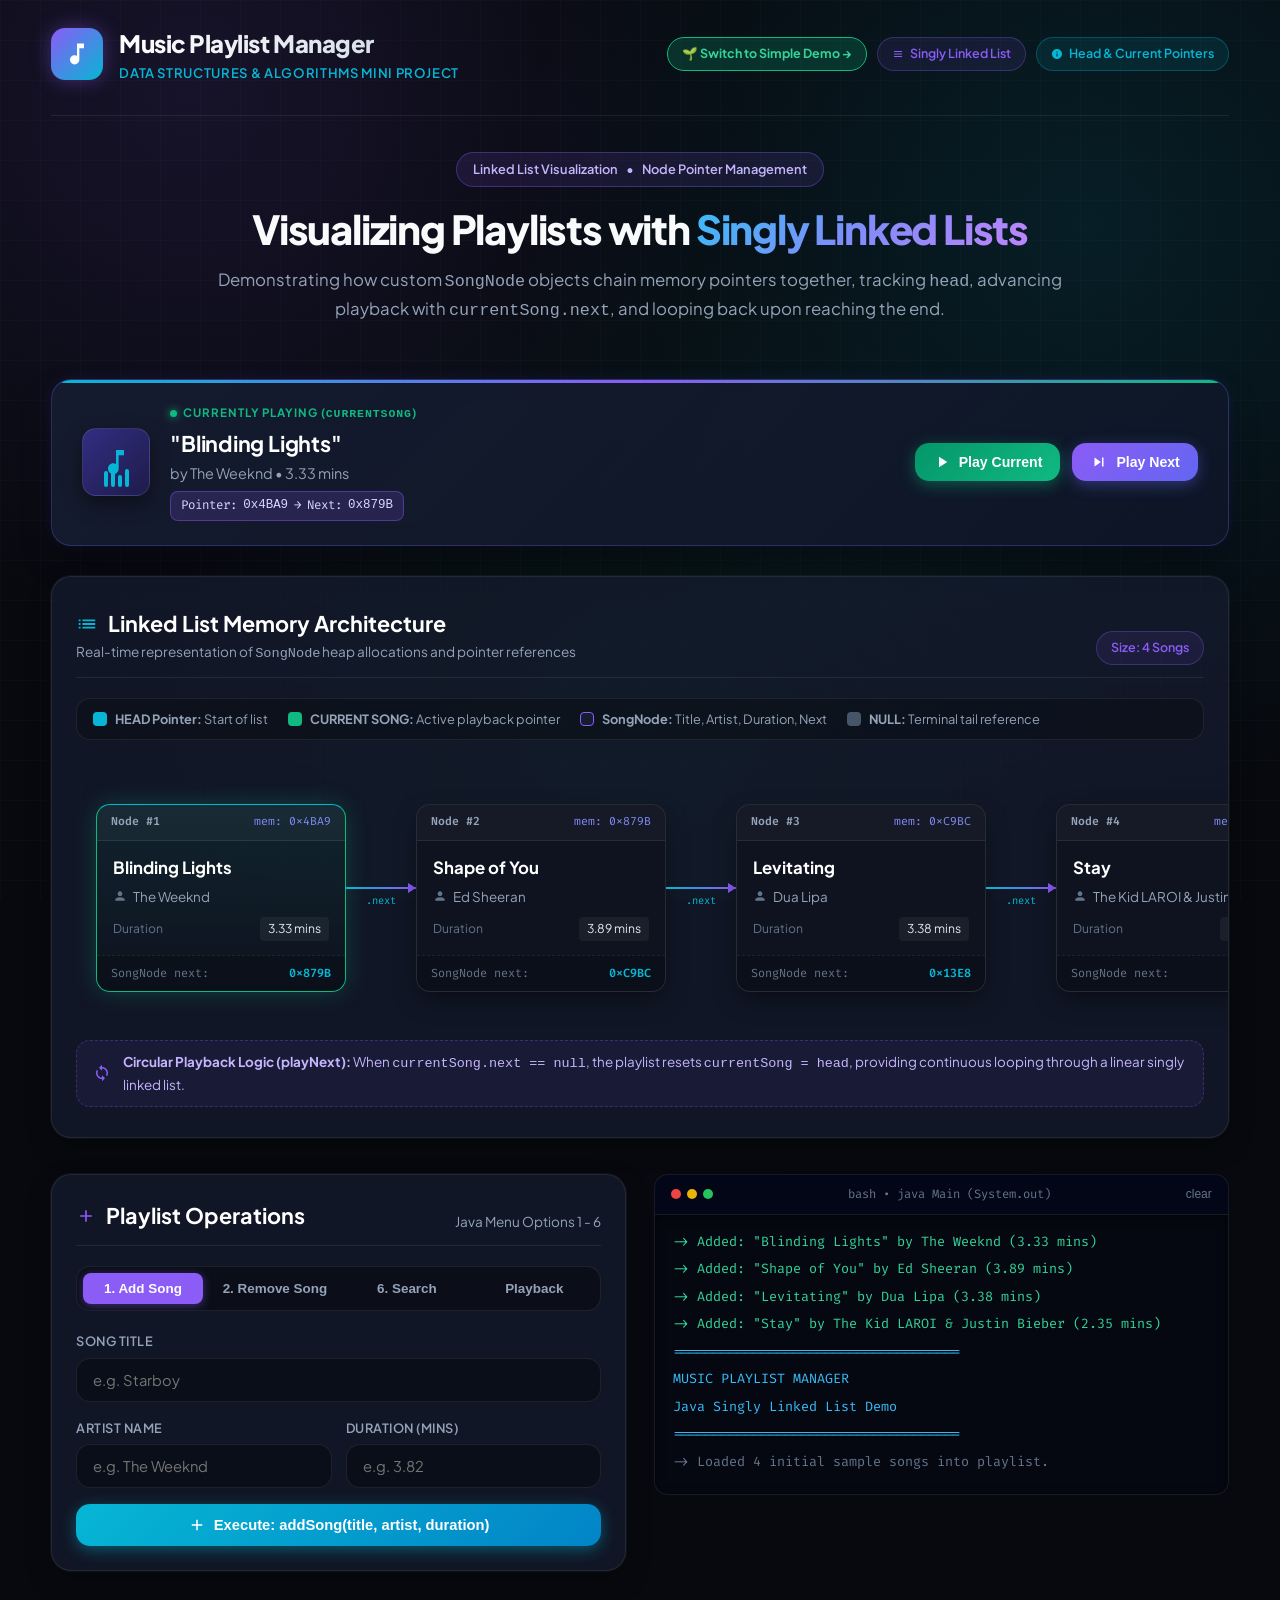
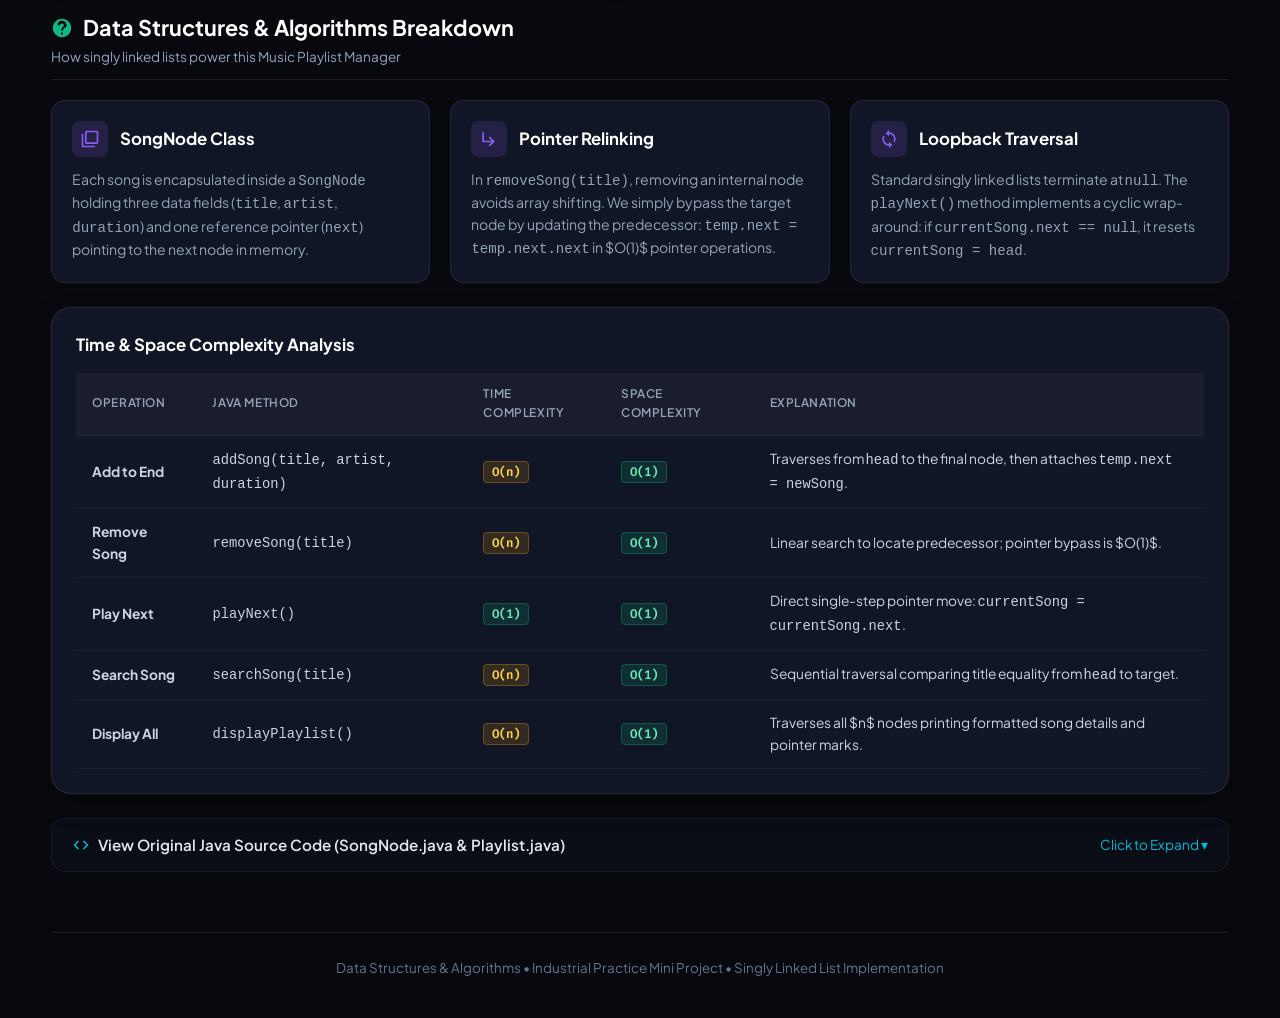
<file: index.html>
<!DOCTYPE html>
<html lang="en">
<head>
  <meta charset="UTF-8">
  <meta name="viewport" content="width=device-width, initial-scale=1.0">
  <title>Music Playlist Manager | DSA Singly Linked List Project</title>
  <meta name="description" content="Visual demonstration and interactive simulation of a Singly Linked List Music Playlist Manager in Data Structures & Algorithms.">
  
  <!-- Google Fonts: Plus Jakarta Sans & Fira Code -->
  <link rel="preconnect" href="https://fonts.googleapis.com">
  <link rel="preconnect" href="https://fonts.gstatic.com" crossorigin>
  <link href="https://fonts.googleapis.com/css2?family=Fira+Code:wght@400;500;600;700&family=Plus+Jakarta+Sans:wght@400;500;600;700;800&display=swap" rel="stylesheet">
  
  <link rel="stylesheet" href="style.css">
</head>
<body>

  <!-- Ambient Grid Background -->
  <div class="bg-grid"></div>

  <div class="container">
    
    <!-- Header Section -->
    <header class="header">
      <div class="brand-wrapper">
        <div class="brand-icon">
          <svg viewBox="0 0 24 24">
            <path d="M12 3v10.55c-.59-.34-1.27-.55-2-.55-2.21 0-4 1.79-4 4s1.79 4 4 4 4-1.79 4-4V7h4V3h-6z"/>
          </svg>
        </div>
        <div>
          <h1 class="brand-title">Music Playlist Manager</h1>
          <p class="brand-subtitle">Data Structures &amp; Algorithms Mini Project</p>
        </div>
      </div>

      <div class="header-badges">
        <a href="simple.html" class="badge badge-emerald" style="text-decoration: none; font-weight: 700; background: rgba(16, 185, 129, 0.2); border: 1px solid #10b981; color: #34d399; transition: transform 0.2s;" title="Switch to beginner-friendly simple demo">
          🌱 Switch to Simple Demo &rarr;
        </a>
        <span class="badge badge-violet">
          <svg width="12" height="12" viewBox="0 0 24 24" fill="currentColor"><path d="M4 6h16v2H4zm0 5h16v2H4zm0 5h16v2H4z"/></svg>
          Singly Linked List
        </span>
        <span class="badge badge-cyan">
          <svg width="12" height="12" viewBox="0 0 24 24" fill="currentColor"><path d="M12 2C6.48 2 2 6.48 2 12s4.48 10 10 10 10-4.48 10-10S17.52 2 12 2zm1 15h-2v-6h2v6zm0-8h-2V7h2v2z"/></svg>
          Head &amp; Current Pointers
        </span>
      </div>
    </header>

    <!-- Hero Concept Banner -->
    <section class="hero">
      <div class="hero-pill">
        <span>Linked List Visualization</span> &bull; <span>Node Pointer Management</span>
      </div>
      <h2 class="hero-title">
        Visualizing Playlists with <span class="highlight">Singly Linked Lists</span>
      </h2>
      <p class="hero-desc">
        Demonstrating how custom <code>SongNode</code> objects chain memory pointers together, 
        tracking <code>head</code>, advancing playback with <code>currentSong.next</code>, 
        and looping back upon reaching the end.
      </p>
    </section>

    <!-- Now Playing Interactive Banner -->
    <section class="player-banner" id="nowPlayingBanner">
      <div class="current-track-info">
        <div class="track-art">
          <svg viewBox="0 0 24 24">
            <path d="M12 3v10.55c-.59-.34-1.27-.55-2-.55-2.21 0-4 1.79-4 4s1.79 4 4 4 4-1.79 4-4V7h4V3h-6z"/>
          </svg>
          <div class="audio-waves" id="audioWaves">
            <div class="wave-bar"></div>
            <div class="wave-bar"></div>
            <div class="wave-bar"></div>
            <div class="wave-bar"></div>
          </div>
        </div>

        <div class="track-meta">
          <div class="now-playing-tag">
            <span class="pulse-dot"></span>
            <span>Currently Playing (<code>currentSong</code>)</span>
          </div>
          <h3 class="track-title" id="bannerTitle">"Blinding Lights"</h3>
          <p class="track-artist-duration" id="bannerArtistDuration">by The Weeknd &bull; 3.33 mins</p>
          <div class="pointer-chip" id="bannerPointerInfo">
            <span>Pointer:</span> <code>0x4F8B</code> &rarr; <span>Next:</span> <code>0x5C1A</code>
          </div>
        </div>
      </div>

      <div class="player-quick-controls">
        <button class="btn-ctrl btn-ctrl-emerald" id="btnPlayCurrent" title="Call playCurrent() in Java">
          <svg width="18" height="18" viewBox="0 0 24 24" fill="currentColor">
            <path d="M8 5v14l11-7z"/>
          </svg>
          Play Current
        </button>
        <button class="btn-ctrl btn-ctrl-primary" id="btnPlayNext" title="Call playNext() in Java">
          <svg width="18" height="18" viewBox="0 0 24 24" fill="currentColor">
            <path d="M6 18l8.5-6L6 6v12zM16 6v12h2V6h-2z"/>
          </svg>
          Play Next
        </button>
      </div>
    </section>

    <!-- Visualizer Canvas -->
    <section class="visualizer-card">
      <div class="section-title-wrap">
        <div>
          <h2 class="section-title">
            <svg width="22" height="22" viewBox="0 0 24 24" fill="var(--accent-cyan)">
              <path d="M3 13h2v-2H3v2zm0 4h2v-2H3v2zm0-8h2V7H3v2zm4 4h14v-2H7v2zm0 4h14v-2H7v2zM7 7v2h14V7H7z"/>
            </svg>
            Linked List Memory Architecture
          </h2>
          <p class="section-subtitle">Real-time representation of <code>SongNode</code> heap allocations and pointer references</p>
        </div>
        <div>
          <span class="badge badge-violet" id="playlistSizeBadge">Size: 4 Songs</span>
        </div>
      </div>

      <!-- Legend -->
      <div class="visualizer-legend">
        <div class="legend-item">
          <div class="legend-swatch legend-head"></div>
          <span><strong>HEAD Pointer:</strong> Start of list</span>
        </div>
        <div class="legend-item">
          <div class="legend-swatch legend-current"></div>
          <span><strong>CURRENT SONG:</strong> Active playback pointer</span>
        </div>
        <div class="legend-item">
          <div class="legend-swatch legend-node"></div>
          <span><strong>SongNode:</strong> Title, Artist, Duration, Next</span>
        </div>
        <div class="legend-item">
          <div class="legend-swatch legend-null"></div>
          <span><strong>NULL:</strong> Terminal tail reference</span>
        </div>
      </div>

      <!-- Horizontal Scrollable Track of Nodes -->
      <div class="linked-list-track" id="linkedListTrack">
        <!-- Rendered dynamically by JavaScript -->
      </div>

      <!-- Loopback Notice -->
      <div class="loopback-info-bar">
        <svg viewBox="0 0 24 24">
          <path d="M12 4V1L8 5l4 4V6c3.31 0 6 2.69 6 6 0 1.01-.25 1.97-.7 2.8l1.46 1.46A7.93 7.93 0 0020 12c0-4.42-3.58-8-8-8zm0 14c-3.31 0-6-2.69-6-6 0-1.01.25-1.97.7-2.8L5.24 7.74A7.93 7.93 0 004 12c0 4.42 3.58 8 8 8v3l4-4-4-4v3z"/>
        </svg>
        <div>
          <strong>Circular Playback Logic (playNext):</strong> 
          When <code>currentSong.next == null</code>, the playlist resets <code>currentSong = head</code>, providing continuous looping through a linear singly linked list.
        </div>
      </div>
    </section>

    <!-- Main Grid: Operations & Simulated Console -->
    <div class="main-grid">
      
      <!-- Operations Dashboard -->
      <div class="card">
        <div class="section-title-wrap">
          <h3 class="section-title">
            <svg width="20" height="20" viewBox="0 0 24 24" fill="var(--accent-violet)">
              <path d="M19 13h-6v6h-2v-6H5v-2h6V5h2v6h6v2z"/>
            </svg>
            Playlist Operations
          </h3>
          <span class="section-subtitle">Java Menu Options 1 - 6</span>
        </div>

        <!-- Operation Tabs -->
        <div class="op-tabs">
          <button class="op-tab-btn active" data-tab="tabAdd">1. Add Song</button>
          <button class="op-tab-btn" data-tab="tabRemove">2. Remove Song</button>
          <button class="op-tab-btn" data-tab="tabSearch">6. Search</button>
          <button class="op-tab-btn" data-tab="tabActions">Playback</button>
        </div>

        <!-- 1. Add Song Form -->
        <div class="op-panel active" id="tabAdd">
          <form id="formAddSong">
            <div class="form-group">
              <label class="form-label" for="inputSongTitle">Song Title</label>
              <input type="text" id="inputSongTitle" class="form-input" placeholder="e.g. Starboy" required>
            </div>
            <div class="form-row">
              <div class="form-group">
                <label class="form-label" for="inputSongArtist">Artist Name</label>
                <input type="text" id="inputSongArtist" class="form-input" placeholder="e.g. The Weeknd" required>
              </div>
              <div class="form-group">
                <label class="form-label" for="inputSongDuration">Duration (mins)</label>
                <input type="number" step="0.01" min="0.1" id="inputSongDuration" class="form-input" placeholder="e.g. 3.82" required>
              </div>
            </div>
            <button type="submit" class="btn-submit btn-submit-cyan" id="btnAddSongSubmit">
              <svg width="18" height="18" viewBox="0 0 24 24" fill="currentColor">
                <path d="M19 13h-6v6h-2v-6H5v-2h6V5h2v6h6v2z"/>
              </svg>
              Execute: addSong(title, artist, duration)
            </button>
          </form>
        </div>

        <!-- 2. Remove Song Form -->
        <div class="op-panel" id="tabRemove">
          <form id="formRemoveSong">
            <div class="form-group">
              <label class="form-label" for="inputRemoveTitle">Song Title to Remove</label>
              <input type="text" id="inputRemoveTitle" class="form-input" placeholder="Enter exact title (case-insensitive)" required>
            </div>
            <button type="submit" class="btn-submit btn-submit-rose" id="btnRemoveSongSubmit">
              <svg width="18" height="18" viewBox="0 0 24 24" fill="currentColor">
                <path d="M6 19c0 1.1.9 2 2 2h8c1.1 0 2-.9 2-2V7H6v12zM19 4h-3.5l-1-1h-5l-1 1H5v2h14V4z"/>
              </svg>
              Execute: removeSong(title)
            </button>
          </form>
        </div>

        <!-- 6. Search Song Form -->
        <div class="op-panel" id="tabSearch">
          <form id="formSearchSong">
            <div class="form-group">
              <label class="form-label" for="inputSearchTitle">Song Title to Search</label>
              <input type="text" id="inputSearchTitle" class="form-input" placeholder="Enter song title to search" required>
            </div>
            <button type="submit" class="btn-submit btn-submit-amber" id="btnSearchSongSubmit">
              <svg width="18" height="18" viewBox="0 0 24 24" fill="currentColor">
                <path d="M15.5 14h-.79l-.28-.27C15.41 12.59 16 11.11 16 9.5 16 5.91 13.09 3 9.5 3S3 5.91 3 9.5 5.91 16 9.5 16c1.61 0 3.09-.59 4.23-1.57l.27.28v.79l5 4.99L20.49 19l-4.99-5zm-6 0C7.01 14 5 11.99 5 9.5S7.01 5 9.5 5 14 7.01 14 9.5 11.99 14 9.5 14z"/>
              </svg>
              Execute: searchSong(title)
            </button>
          </form>
        </div>

        <!-- Playback Actions Panel -->
        <div class="op-panel" id="tabActions">
          <p style="color: var(--text-muted); font-size: 0.88rem; margin-bottom: 16px;">
            Trigger list traversal and inspect pointer locations directly:
          </p>
          <div class="quick-action-grid">
            <button class="btn-ctrl btn-ctrl-emerald" id="btnActionPlayCurrent" style="justify-content: center;">
              4. playCurrent()
            </button>
            <button class="btn-ctrl btn-ctrl-primary" id="btnActionPlayNext" style="justify-content: center;">
              5. playNext()
            </button>
            <button class="btn-ctrl" id="btnActionDisplay" style="justify-content: center;">
              3. displayPlaylist()
            </button>
            <button class="btn-ctrl" id="btnActionReset" style="justify-content: center; color: var(--accent-rose);">
              Reset Default
            </button>
          </div>
        </div>

      </div>

      <!-- Simulated Java Console Terminal -->
      <div class="terminal-card">
        <div class="terminal-header">
          <div class="terminal-dots">
            <span class="dot dot-red"></span>
            <span class="dot dot-yellow"></span>
            <span class="dot dot-green"></span>
          </div>
          <span class="terminal-title">bash &bull; java Main (System.out)</span>
          <button id="btnClearTerminal" style="background:transparent; border:none; color:var(--text-dim); font-size:0.75rem; cursor:pointer;" title="Clear Console">
            clear
          </button>
        </div>
        <div class="terminal-body" id="terminalOutput">
          <!-- Populated by JavaScript with simulated Java logs -->
        </div>
      </div>

    </div>

    <!-- DSA Theory & Code Breakdown -->
    <section class="theory-section">
      <div class="section-title-wrap">
        <div>
          <h2 class="section-title">
            <svg width="22" height="22" viewBox="0 0 24 24" fill="var(--accent-emerald)">
              <path d="M12 2C6.48 2 2 6.48 2 12s4.48 10 10 10 10-4.48 10-10S17.52 2 12 2zm1 17h-2v-2h2v2zm2.07-7.75l-.9.92C13.45 12.9 13 13.5 13 15h-2v-.5c0-1.1.45-2.1 1.17-2.83l1.24-1.26c.37-.36.59-.86.59-1.41 0-1.1-.9-2-2-2s-2 .9-2 2H7c0-2.76 2.24-5 5-5s5 2.24 5 5c0 1.04-.42 1.99-1.07 2.75z"/>
            </svg>
            Data Structures &amp; Algorithms Breakdown
          </h2>
          <p class="section-subtitle">How singly linked lists power this Music Playlist Manager</p>
        </div>
      </div>

      <div class="theory-grid">
        <!-- Card 1 -->
        <div class="concept-card">
          <div class="concept-header">
            <div class="concept-icon">
              <svg viewBox="0 0 24 24"><path d="M4 6H2v14c0 1.1.9 2 2 2h14v-2H4V6zm16-4H8c-1.1 0-2 .9-2 2v12c0 1.1.9 2 2 2h12c1.1 0 2-.9 2-2V4c0-1.1-.9-2-2-2zm0 14H8V4h12v12z"/></svg>
            </div>
            <h4 class="concept-title">SongNode Class</h4>
          </div>
          <p class="concept-desc">
            Each song is encapsulated inside a <code>SongNode</code> holding three data fields (<code>title</code>, <code>artist</code>, <code>duration</code>) and one reference pointer (<code>next</code>) pointing to the next node in memory.
          </p>
        </div>

        <!-- Card 2 -->
        <div class="concept-card">
          <div class="concept-header">
            <div class="concept-icon">
              <svg viewBox="0 0 24 24"><path d="M19 15l-6 6-1.42-1.42L15.17 16H4V4h2v10h9.17l-3.59-3.58L13 9l6 6z"/></svg>
            </div>
            <h4 class="concept-title">Pointer Relinking</h4>
          </div>
          <p class="concept-desc">
            In <code>removeSong(title)</code>, removing an internal node avoids array shifting. We simply bypass the target node by updating the predecessor: <code>temp.next = temp.next.next</code> in $O(1)$ pointer operations.
          </p>
        </div>

        <!-- Card 3 -->
        <div class="concept-card">
          <div class="concept-header">
            <div class="concept-icon">
              <svg viewBox="0 0 24 24"><path d="M12 4V1L8 5l4 4V6c3.31 0 6 2.69 6 6 0 1.01-.25 1.97-.7 2.8l1.46 1.46A7.93 7.93 0 0020 12c0-4.42-3.58-8-8-8zm0 14c-3.31 0-6-2.69-6-6 0-1.01.25-1.97.7-2.8L5.24 7.74A7.93 7.93 0 004 12c0 4.42 3.58 8 8 8v3l4-4-4-4v3z"/></svg>
            </div>
            <h4 class="concept-title">Loopback Traversal</h4>
          </div>
          <p class="concept-desc">
            Standard singly linked lists terminate at <code>null</code>. The <code>playNext()</code> method implements a cyclic wrap-around: if <code>currentSong.next == null</code>, it resets <code>currentSong = head</code>.
          </p>
        </div>
      </div>

      <!-- Complexity Analysis Table -->
      <div class="complexity-table-wrap card" style="margin-top: 24px;">
        <h4 style="font-size: 1.05rem; font-weight: 700; margin-bottom: 14px; color: #ffffff;">Time &amp; Space Complexity Analysis</h4>
        <table class="complexity-table">
          <thead>
            <tr>
              <th>Operation</th>
              <th>Java Method</th>
              <th>Time Complexity</th>
              <th>Space Complexity</th>
              <th>Explanation</th>
            </tr>
          </thead>
          <tbody>
            <tr>
              <td><strong>Add to End</strong></td>
              <td><code>addSong(title, artist, duration)</code></td>
              <td><span class="comp-badge comp-on">O(n)</span></td>
              <td><span class="comp-badge comp-o1">O(1)</span></td>
              <td>Traverses from <code>head</code> to the final node, then attaches <code>temp.next = newSong</code>.</td>
            </tr>
            <tr>
              <td><strong>Remove Song</strong></td>
              <td><code>removeSong(title)</code></td>
              <td><span class="comp-badge comp-on">O(n)</span></td>
              <td><span class="comp-badge comp-o1">O(1)</span></td>
              <td>Linear search to locate predecessor; pointer bypass is $O(1)$.</td>
            </tr>
            <tr>
              <td><strong>Play Next</strong></td>
              <td><code>playNext()</code></td>
              <td><span class="comp-badge comp-o1">O(1)</span></td>
              <td><span class="comp-badge comp-o1">O(1)</span></td>
              <td>Direct single-step pointer move: <code>currentSong = currentSong.next</code>.</td>
            </tr>
            <tr>
              <td><strong>Search Song</strong></td>
              <td><code>searchSong(title)</code></td>
              <td><span class="comp-badge comp-on">O(n)</span></td>
              <td><span class="comp-badge comp-o1">O(1)</span></td>
              <td>Sequential traversal comparing title equality from <code>head</code> to target.</td>
            </tr>
            <tr>
              <td><strong>Display All</strong></td>
              <td><code>displayPlaylist()</code></td>
              <td><span class="comp-badge comp-on">O(n)</span></td>
              <td><span class="comp-badge comp-o1">O(1)</span></td>
              <td>Traverses all $n$ nodes printing formatted song details and pointer marks.</td>
            </tr>
          </tbody>
        </table>
      </div>

      <!-- Collapsible Java Source Code -->
      <div class="code-accordion">
        <div class="code-accordion-header" id="codeAccordionToggle">
          <h4>
            <svg width="18" height="18" viewBox="0 0 24 24" fill="var(--accent-cyan)">
              <path d="M9.4 16.6L4.8 12l4.6-4.6L8 6l-6 6 6 6 1.4-1.4zm5.2 0l4.6-4.6-4.6-4.6L16 6l6 6-6 6-1.4-1.4z"/>
            </svg>
            View Original Java Source Code (SongNode.java &amp; Playlist.java)
          </h4>
          <span style="color: var(--accent-cyan); font-size: 0.85rem;" id="codeToggleText">Click to Expand &#9662;</span>
        </div>
        <div class="code-accordion-content" id="codeAccordionContent" style="display: none;">
          <pre><code>import java.util.Scanner;

class SongNode {
    String title, artist;
    double duration;
    SongNode next;

    public SongNode(String title, String artist, double duration) {
        this.title = title;
        this.artist = artist;
        this.duration = duration;
        this.next = null;
    }

    public String toString() {
        return "\"" + title + "\" by " + artist + " (" + duration + " mins)";
    }
}

class Playlist {
    private SongNode head = null, currentSong = null;
    private int size = 0;

    public void addSong(String title, String artist, double duration) {
        SongNode newSong = new SongNode(title, artist, duration);
        if (head == null) {
            head = currentSong = newSong;
        } else {
            SongNode temp = head;
            while (temp.next != null) temp = temp.next;
            temp.next = newSong;
        }
        size++;
        System.out.println("-> Added: " + newSong);
    }

    public void removeSong(String title) {
        if (head == null) {
            System.out.println("-> Playlist is empty. Nothing to remove.");
            return;
        }

        if (head.title.equalsIgnoreCase(title)) {
            if (currentSong == head) currentSong = head.next;
            head = head.next;
            size--;
            System.out.println("-> Removed song: \"" + title + "\"");
            return;
        }
        SongNode temp = head;
        while (temp.next != null && !temp.next.title.equalsIgnoreCase(title)) {
            temp = temp.next;
        }
        if (temp.next != null) {
            if (currentSong == temp.next) {
                currentSong = (temp.next.next != null) ? temp.next.next : head;
            }
            temp.next = temp.next.next;
            size--;
            System.out.println("-> Removed song: \"" + title + "\"");
        } else {
            System.out.println("-> Song titled \"" + title + "\" not found in the playlist.");
        }
    }

    public void displayPlaylist() {
        if (head == null) {
            System.out.println("-> Playlist is empty.");
            return;
        }

        System.out.println("\n--- Current Playlist (" + size + " songs) ---");
        SongNode temp = head;
        int index = 1;
        while (temp != null) {
            String marker = (temp == currentSong) ? " [Currently Playing]" : "";
            System.out.println(index++ + ". " + temp + marker);
            temp = temp.next;
        }
        System.out.println("--------------------------------");
    }

    public void playCurrent() {
        if (currentSong == null) System.out.println("-> Playlist is empty. No song to play.");
        else System.out.println("-> Now Playing: " + currentSong);
    }

    public void playNext() {
        if (currentSong == null) {
            System.out.println("-> Playlist is empty.");
            return;
        }
        if (currentSong.next != null) {
            currentSong = currentSong.next;
            System.out.println("-> Played Next: " + currentSong);
        } else {
            System.out.println("-> Reached the end of the playlist. Loop back to start.");
            currentSong = head;
            if (currentSong != null) System.out.println("-> Now Playing: " + currentSong);
        }
    }

    public void searchSong(String title) {
        SongNode temp = head;
        int position = 1;
        while (temp != null) {
            if (temp.title.equalsIgnoreCase(title)) {
                System.out.println("-> Found: " + temp + " at position " + position);
                return;
            }
            temp = temp.next;
            position++;
        }
        System.out.println("-> Song titled \"" + title + "\" not found.");
    }
}</code></pre>
        </div>
      </div>
    </section>

    <!-- Footer -->
    <footer class="footer">
      <p>Data Structures &amp; Algorithms &bull; Industrial Practice Mini Project &bull; Singly Linked List Implementation</p>
    </footer>

  </div>

  <script src="app.js"></script>
</body>
</html>
</file>
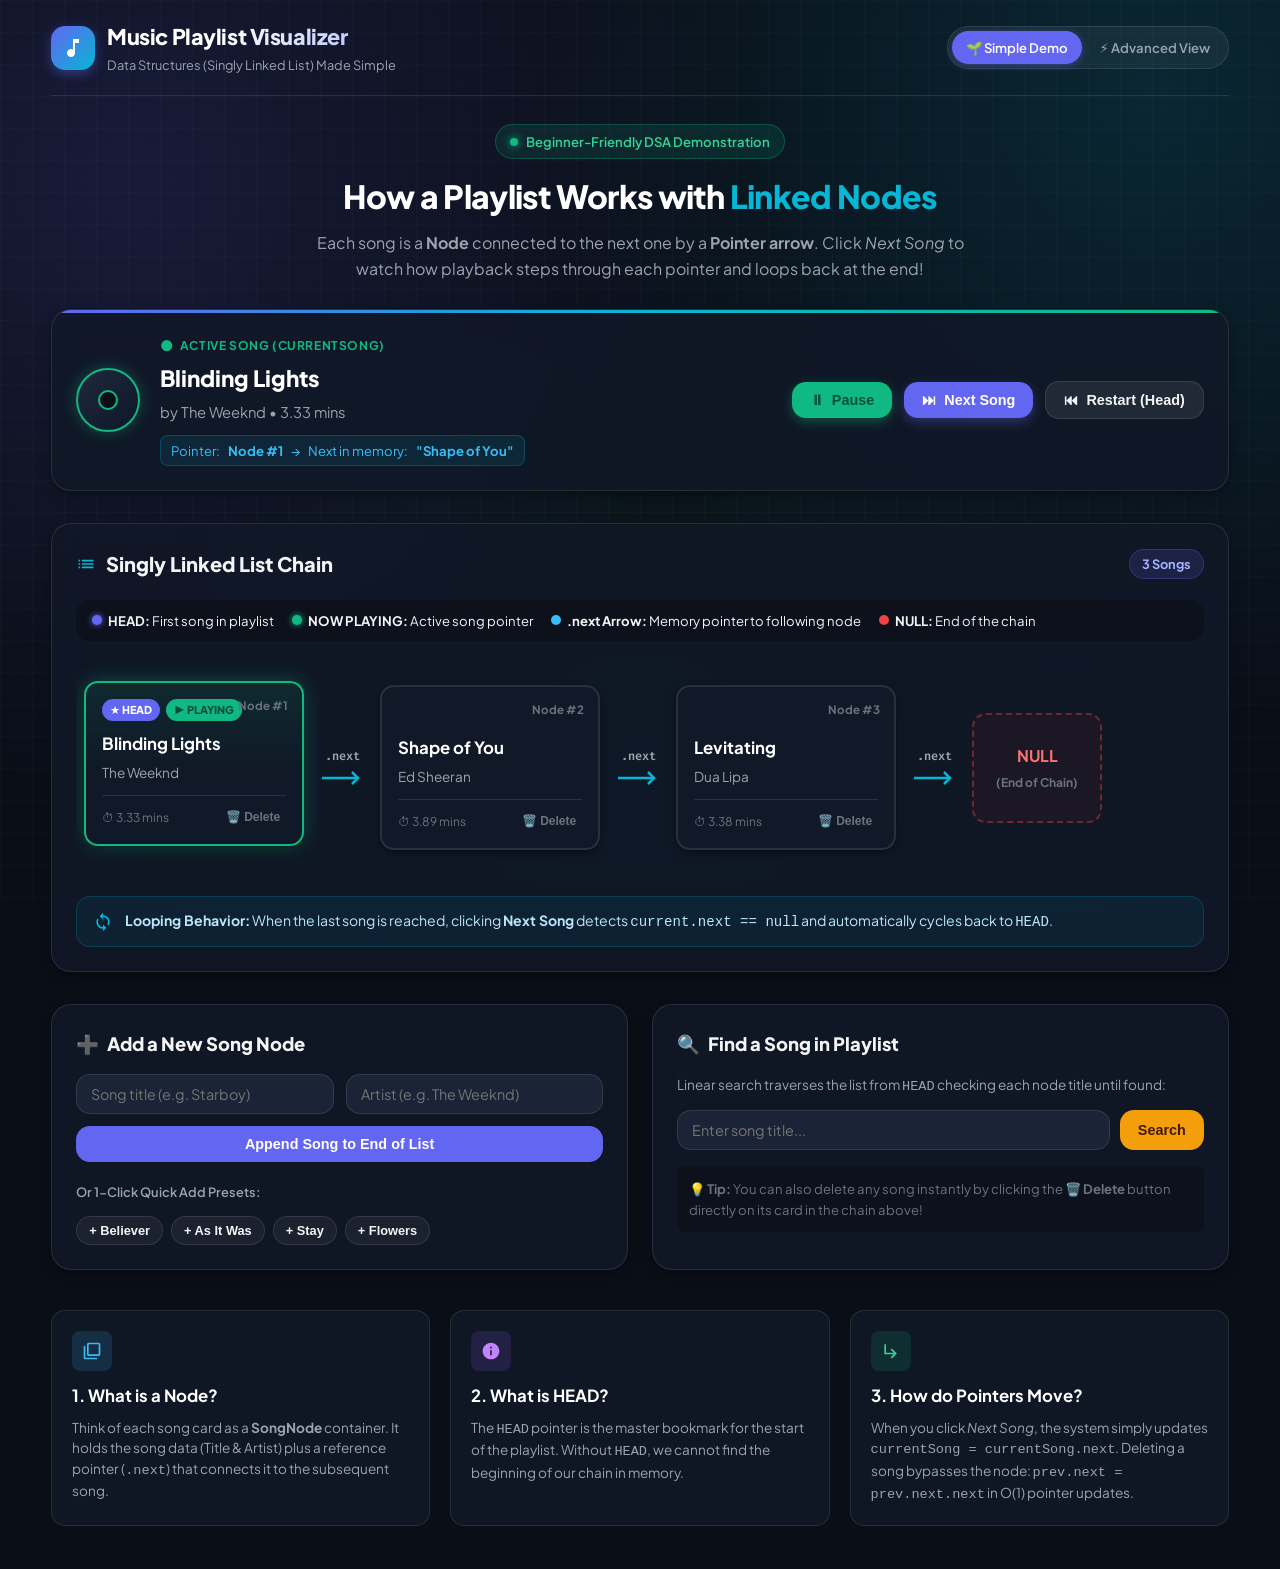
<file: simple.html>
<!DOCTYPE html>
<html lang="en">
<head>
  <meta charset="UTF-8">
  <meta name="viewport" content="width=device-width, initial-scale=1.0">
  <title>Music Playlist Demo | Simple Linked List Visualizer</title>
  <meta name="description" content="A simple, beginner-friendly visual demonstration of a Music Playlist built using a Singly Linked List in Data Structures & Algorithms.">

  <!-- Google Fonts: Plus Jakarta Sans & Fira Code -->
  <link rel="preconnect" href="https://fonts.googleapis.com">
  <link rel="preconnect" href="https://fonts.gstatic.com" crossorigin>
  <link href="https://fonts.googleapis.com/css2?family=Fira+Code:wght@500;600&family=Plus+Jakarta+Sans:wght@400;500;600;700;800&display=swap" rel="stylesheet">

  <link rel="stylesheet" href="simple.css">
</head>
<body>

  <!-- Ambient subtle background grid -->
  <div class="bg-grid-overlay"></div>

  <div class="container">
    
    <!-- Top Navigation & View Switcher -->
    <header class="top-nav">
      <div class="brand">
        <div class="brand-icon">
          <svg viewBox="0 0 24 24">
            <path d="M12 3v10.55c-.59-.34-1.27-.55-2-.55-2.21 0-4 1.79-4 4s1.79 4 4 4 4-1.79 4-4V7h4V3h-6z"/>
          </svg>
        </div>
        <div>
          <h1 class="brand-title">Music Playlist Visualizer</h1>
          <p class="brand-subtitle">Data Structures (Singly Linked List) Made Simple</p>
        </div>
      </div>

      <nav class="view-switcher" aria-label="View switcher">
        <a href="simple.html" class="view-link active" title="Current: Simplified Demo">
          🌱 Simple Demo
        </a>
        <a href="index.html" class="view-link" title="Switch to Full Developer Architecture Dashboard">
          ⚡ Advanced View
        </a>
      </nav>
    </header>

    <!-- Friendly Introduction -->
    <section class="intro-section">
      <div class="intro-badge">
        <span class="dot"></span>
        <span>Beginner-Friendly DSA Demonstration</span>
      </div>
      <h2 class="intro-title">
        How a Playlist Works with <span>Linked Nodes</span>
      </h2>
      <p class="intro-desc">
        Each song is a <strong>Node</strong> connected to the next one by a <strong>Pointer arrow</strong>. 
        Click <em>Next Song</em> to watch how playback steps through each pointer and loops back at the end!
      </p>
    </section>

    <!-- Live Player & Pointer Card -->
    <section class="player-card" aria-label="Now Playing Music Controls">
      <div class="player-grid">
        <div class="player-info">
          <div class="disc-wrapper is-playing" id="discWrapper">
            <div class="disc-center"></div>
          </div>
          <div class="player-track-info">
            <span class="player-status-tag">
              <span style="font-size: 0.9rem;">●</span> Active Song (currentSong)
            </span>
            <div class="player-song-title" id="playerSongTitle">"Blinding Lights"</div>
            <div class="player-song-artist" id="playerSongArtist">by The Weeknd • 3.33 mins</div>
            <div class="pointer-explanation" id="pointerExplanation">
              <span>Pointer:</span> <strong>Node #1</strong> &rarr; <span>Next in memory:</span> <strong>"Shape of You"</strong>
            </div>
          </div>
        </div>

        <div class="player-controls">
          <button class="btn btn-play" id="btnPlayToggle" title="Play or pause current playback">
            <span>⏸</span> Pause
          </button>
          <button class="btn btn-next" id="btnNext" title="Advance to the next node (currentSong.next)">
            <span>⏭</span> Next Song
          </button>
          <button class="btn btn-secondary" id="btnRestart" title="Jump pointer back to HEAD node">
            <span>⏮</span> Restart (Head)
          </button>
        </div>
      </div>
    </section>

    <!-- Visualizer Section (The Node Chain) -->
    <section class="visualizer-section" aria-label="Linked List Memory Chain Visualizer">
      <div class="section-header">
        <h3 class="section-heading">
          <svg width="20" height="20" viewBox="0 0 24 24" fill="var(--color-accent)">
            <path d="M3 13h2v-2H3v2zm0 4h2v-2H3v2zm0-8h2V7H3v2zm4 4h14v-2H7v2zm0 4h14v-2H7v2zM7 7v2h14V7H7z"/>
          </svg>
          Singly Linked List Chain
        </h3>
        <span class="badge-counter" id="playlistSizeBadge">3 Songs</span>
      </div>

      <!-- Intuitive Legend -->
      <div class="legend-bar">
        <div class="legend-item">
          <span class="legend-dot dot-head"></span>
          <span><strong>HEAD:</strong> First song in playlist</span>
        </div>
        <div class="legend-item">
          <span class="legend-dot dot-current"></span>
          <span><strong>NOW PLAYING:</strong> Active song pointer</span>
        </div>
        <div class="legend-item">
          <span class="legend-dot dot-node"></span>
          <span><strong>.next Arrow:</strong> Memory pointer to following node</span>
        </div>
        <div class="legend-item">
          <span class="legend-dot dot-null"></span>
          <span><strong>NULL:</strong> End of the chain</span>
        </div>
      </div>

      <!-- Horizontal Chain Track -->
      <div class="chain-track" id="chainTrack">
        <!-- Rendered dynamically by simple.js -->
      </div>

      <!-- Action Explanation Notice -->
      <div class="action-notice" id="actionNotice">
        <svg viewBox="0 0 24 24">
          <path d="M12 4V1L8 5l4 4V6c3.31 0 6 2.69 6 6 0 1.01-.25 1.97-.7 2.8l1.46 1.46A7.93 7.93 0 0020 12c0-4.42-3.58-8-8-8zm0 14c-3.31 0-6-2.69-6-6 0-1.01.25-1.97.7-2.8L5.24 7.74A7.93 7.93 0 004 12c0 4.42 3.58 8 8 8v3l4-4-4-4v3z"/>
        </svg>
        <div>
          <strong>Looping Behavior:</strong> When the last song is reached, clicking <strong>Next Song</strong> 
          detects <code>current.next == null</code> and automatically cycles back to <code>HEAD</code>.
        </div>
      </div>
    </section>

    <!-- Operations Section: Add Song & Search -->
    <div class="operations-grid">
      
      <!-- Card 1: Add a Song -->
      <div class="op-card">
        <h3 class="op-card-title">
          <span>➕</span> Add a New Song Node
        </h3>
        <form id="simpleAddForm">
          <div class="form-row">
            <input type="text" id="newSongTitle" class="form-input" placeholder="Song title (e.g. Starboy)" required>
            <input type="text" id="newSongArtist" class="form-input" placeholder="Artist (e.g. The Weeknd)">
          </div>
          <button type="submit" class="btn btn-add">
            Append Song to End of List
          </button>
        </form>

        <div style="margin-top: 16px;">
          <span style="font-size: 0.8rem; color: var(--text-muted); font-weight: 600;">Or 1-Click Quick Add Presets:</span>
          <div class="preset-buttons">
            <button class="btn-preset" data-title="Believer" data-artist="Imagine Dragons">+ Believer</button>
            <button class="btn-preset" data-title="As It Was" data-artist="Harry Styles">+ As It Was</button>
            <button class="btn-preset" data-title="Stay" data-artist="The Kid LAROI">+ Stay</button>
            <button class="btn-preset" data-title="Flowers" data-artist="Miley Cyrus">+ Flowers</button>
          </div>
        </div>
      </div>

      <!-- Card 2: Search & Jump -->
      <div class="op-card">
        <h3 class="op-card-title">
          <span>🔍</span> Find a Song in Playlist
        </h3>
        <p style="font-size: 0.85rem; color: var(--text-muted); margin-bottom: 12px;">
          Linear search traverses the list from <code>HEAD</code> checking each node title until found:
        </p>
        <form id="simpleSearchForm" class="search-form">
          <input type="text" id="searchQuery" class="form-input" placeholder="Enter song title..." required>
          <button type="submit" class="btn btn-search">
            Search
          </button>
        </form>

        <div style="background: rgba(0,0,0,0.2); padding: 12px; border-radius: var(--radius-sm); font-size: 0.82rem; color: var(--text-dim);">
          💡 <strong>Tip:</strong> You can also delete any song instantly by clicking the <strong>🗑️ Delete</strong> button directly on its card in the chain above!
        </div>
      </div>

    </div>

    <!-- DSA Concepts Explained Simply -->
    <section class="dsa-concepts-section">
      <div class="dsa-grid">
        
        <div class="concept-card">
          <div class="concept-card-icon concept-icon-blue">
            <svg width="20" height="20" viewBox="0 0 24 24" fill="currentColor">
              <path d="M4 6H2v14c0 1.1.9 2 2 2h14v-2H4V6zm16-4H8c-1.1 0-2 .9-2 2v12c0 1.1.9 2 2 2h12c1.1 0 2-.9 2-2V4c0-1.1-.9-2-2-2zm0 14H8V4h12v12z"/>
            </svg>
          </div>
          <h4>1. What is a Node?</h4>
          <p>
            Think of each song card as a <strong>SongNode</strong> container. It holds the song data (Title &amp; Artist) plus a reference pointer (<code>.next</code>) that connects it to the subsequent song.
          </p>
        </div>

        <div class="concept-card">
          <div class="concept-card-icon concept-icon-purple">
            <svg width="20" height="20" viewBox="0 0 24 24" fill="currentColor">
              <path d="M12 2C6.48 2 2 6.48 2 12s4.48 10 10 10 10-4.48 10-10S17.52 2 12 2zm1 15h-2v-6h2v6zm0-8h-2V7h2v2z"/>
            </svg>
          </div>
          <h4>2. What is HEAD?</h4>
          <p>
            The <code>HEAD</code> pointer is the master bookmark for the start of the playlist. Without <code>HEAD</code>, we cannot find the beginning of our chain in memory.
          </p>
        </div>

        <div class="concept-card">
          <div class="concept-card-icon concept-icon-green">
            <svg width="20" height="20" viewBox="0 0 24 24" fill="currentColor">
              <path d="M19 15l-6 6-1.42-1.42L15.17 16H4V4h2v10h9.17l-3.59-3.58L13 9l6 6z"/>
            </svg>
          </div>
          <h4>3. How do Pointers Move?</h4>
          <p>
            When you click <em>Next Song</em>, the system simply updates <code>currentSong = currentSong.next</code>. Deleting a song bypasses the node: <code>prev.next = prev.next.next</code> in O(1) pointer updates.
          </p>
        </div>

      </div>
    </section>

  </div>

  <!-- Toast Notification Container -->
  <div class="toast-container" id="toastContainer"></div>

  <script src="simple.js"></script>
</body>
</html>
</file>
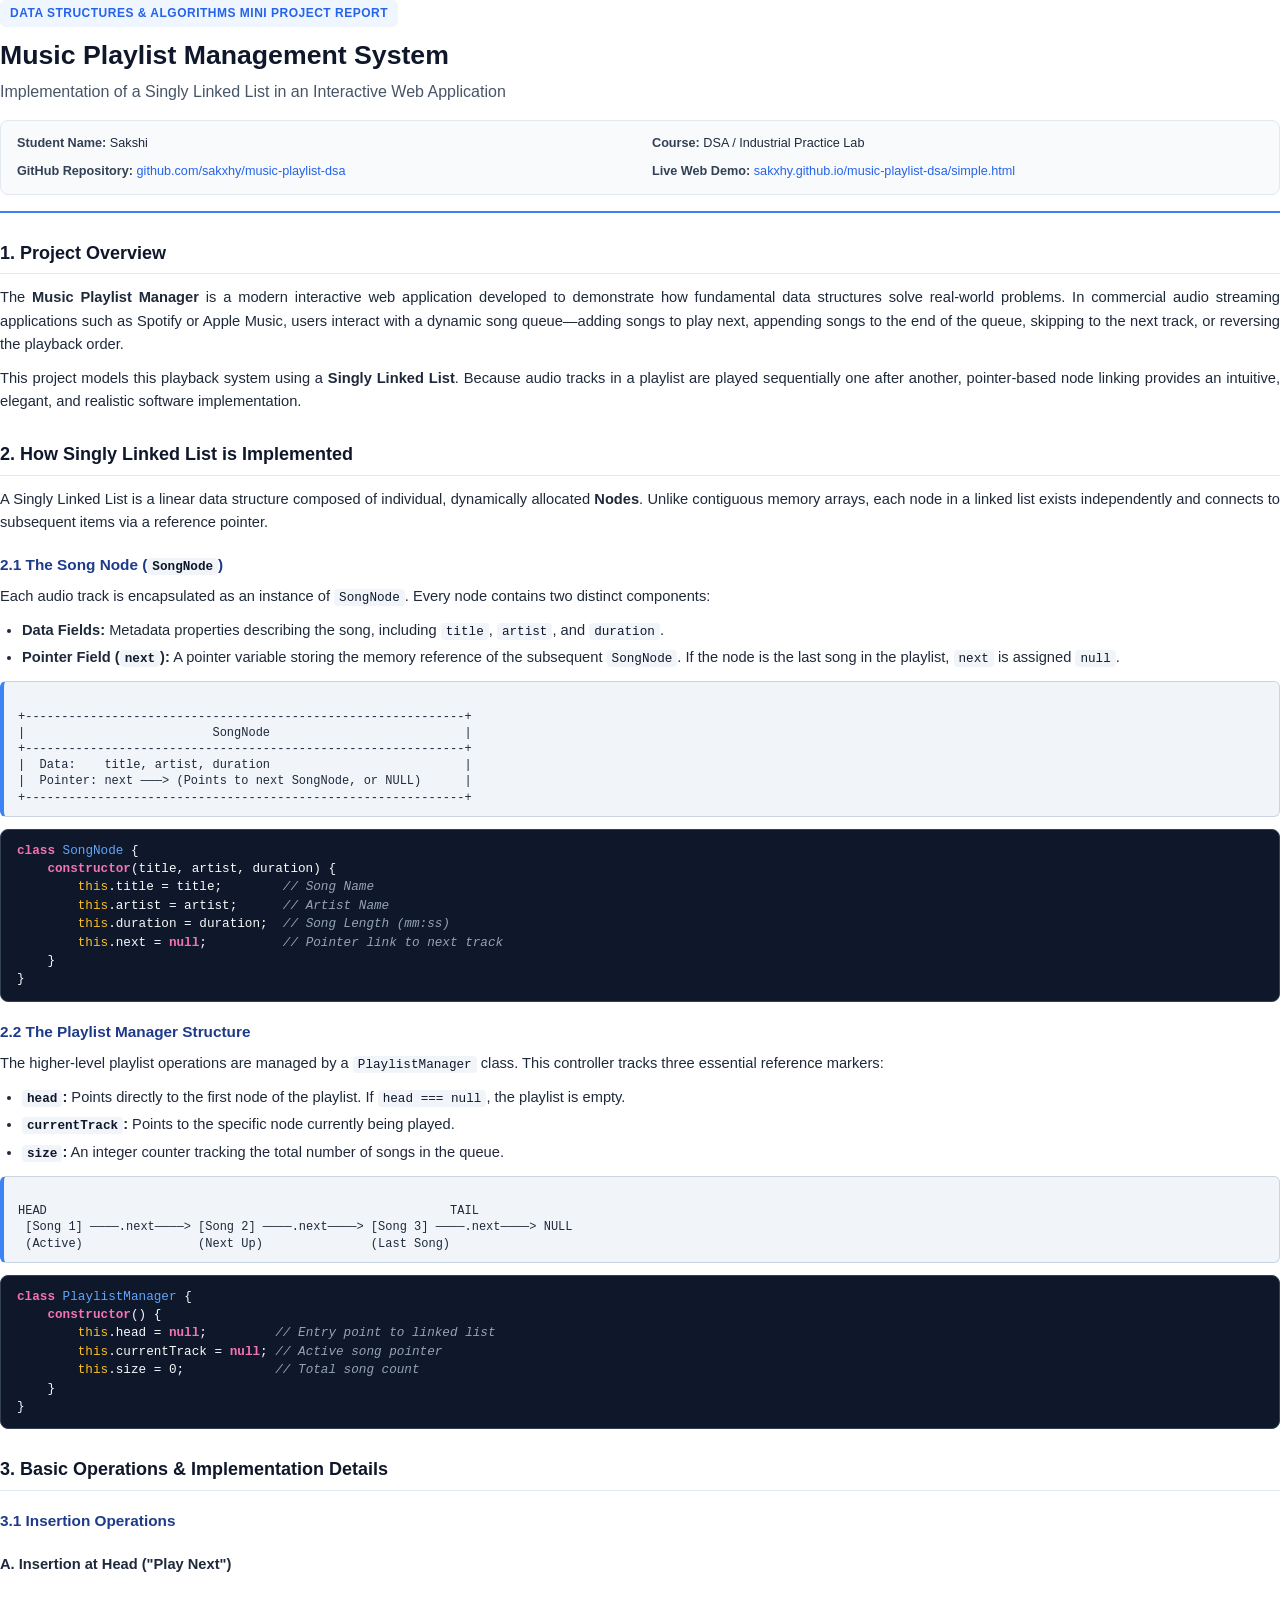
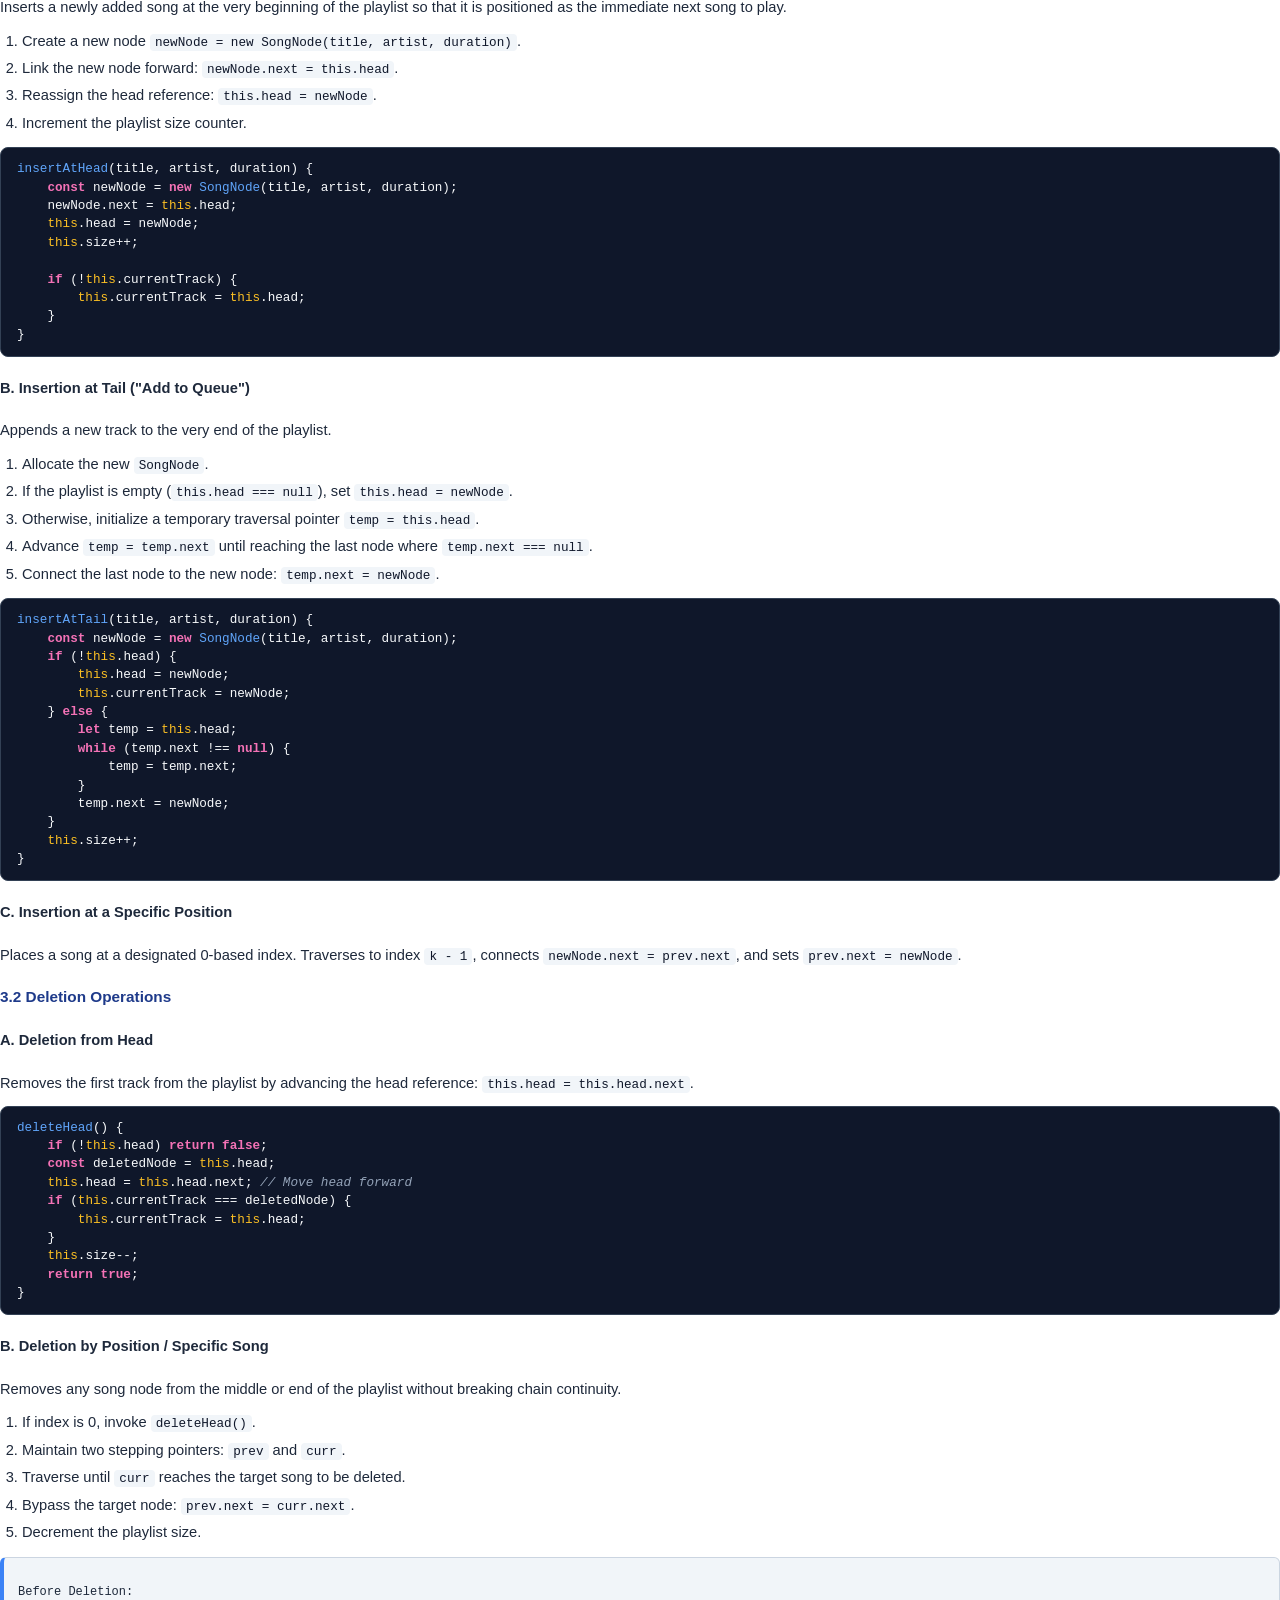
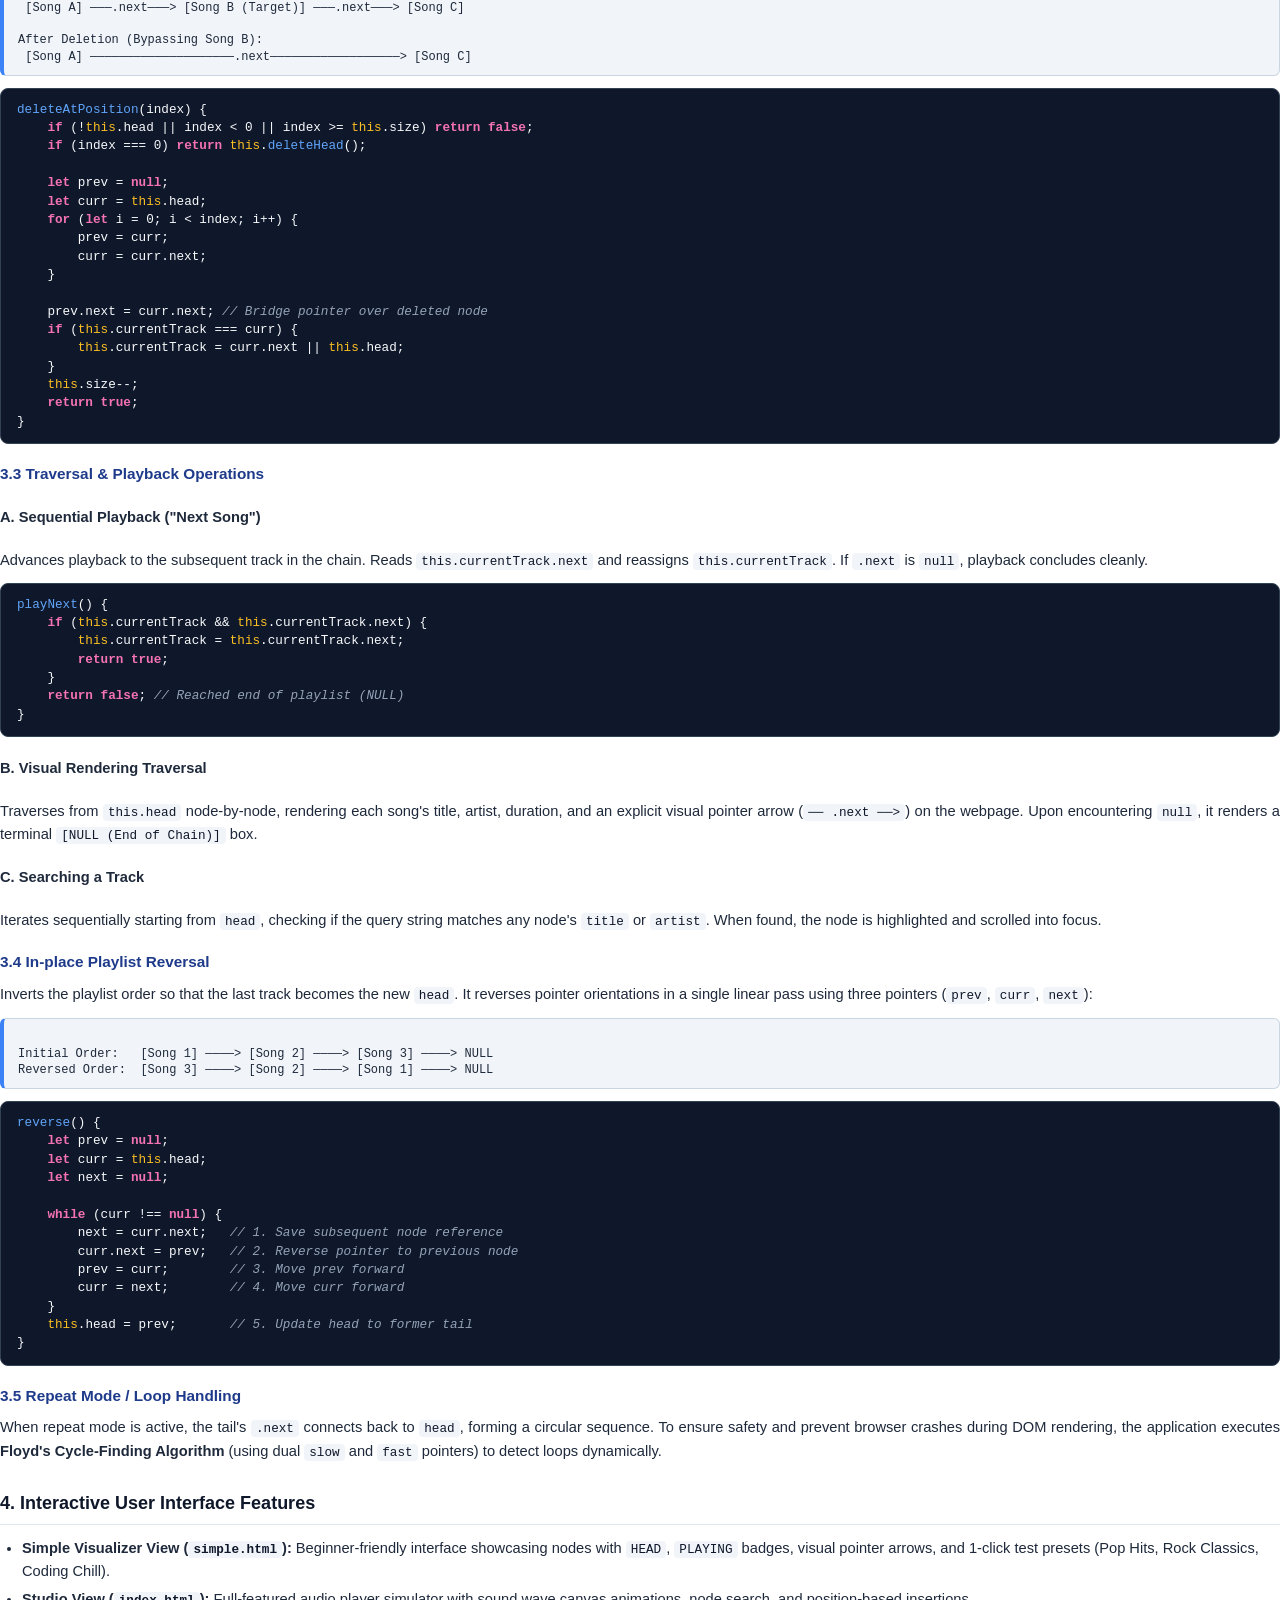
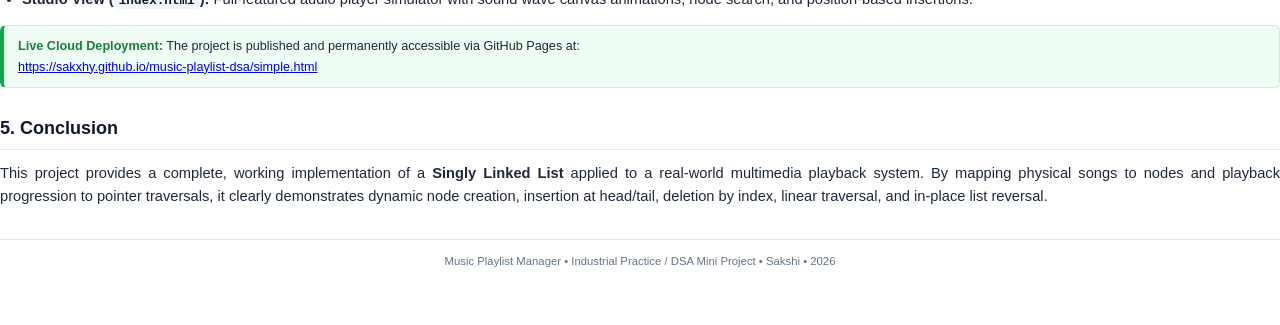
<file: writeup_template.html>
<!DOCTYPE html>
<html lang="en">
<head>
<meta charset="UTF-8">
<title>Music Playlist Management System — Project Writeup</title>
<style>
    @page {
        size: A4;
        margin: 20mm 16mm 20mm 16mm;
        @bottom-right {
            content: counter(page);
            font-size: 9pt;
            color: #64748b;
        }
    }

    * {
        box-sizing: border-box;
    }

    body {
        font-family: -apple-system, BlinkMacSystemFont, "Segoe UI", Roboto, Helvetica, Arial, sans-serif;
        color: #1e293b;
        line-height: 1.6;
        font-size: 11pt;
        background: #ffffff;
        margin: 0;
        padding: 0;
    }

    /* Header Banner */
    .header-card {
        border-bottom: 2px solid #3b82f6;
        padding-bottom: 16px;
        margin-bottom: 24px;
    }

    .badge {
        display: inline-block;
        background: #eff6ff;
        color: #2563eb;
        font-weight: 600;
        font-size: 9pt;
        padding: 4px 10px;
        border-radius: 6px;
        text-transform: uppercase;
        letter-spacing: 0.5px;
        margin-bottom: 8px;
    }

    h1 {
        font-size: 20pt;
        font-weight: 800;
        color: #0f172a;
        margin: 4px 0 6px 0;
        line-height: 1.25;
    }

    .subtitle {
        font-size: 12pt;
        color: #475569;
        font-weight: 500;
        margin: 0 0 16px 0;
    }

    .meta-grid {
        display: grid;
        grid-template-columns: repeat(2, 1fr);
        gap: 8px 24px;
        background: #f8fafc;
        border: 1px solid #e2e8f0;
        border-radius: 8px;
        padding: 12px 16px;
        font-size: 9.5pt;
    }

    .meta-item strong {
        color: #334155;
    }

    .meta-item a {
        color: #2563eb;
        text-decoration: none;
        word-break: break-all;
    }

    /* Section Headings */
    h2 {
        font-size: 13.5pt;
        font-weight: 700;
        color: #0f172a;
        border-bottom: 1px solid #e2e8f0;
        padding-bottom: 6px;
        margin-top: 26px;
        margin-bottom: 12px;
        page-break-after: avoid;
    }

    h3 {
        font-size: 11.5pt;
        font-weight: 600;
        color: #1e3a8a;
        margin-top: 18px;
        margin-bottom: 8px;
        page-break-after: avoid;
    }

    p {
        margin: 0 0 10px 0;
        text-align: justify;
    }

    ul, ol {
        margin: 0 0 12px 0;
        padding-left: 22px;
    }

    li {
        margin-bottom: 4px;
    }

    /* Diagrams & ASCII art */
    .diagram-card {
        background: #f1f5f9;
        border: 1px solid #cbd5e1;
        border-left: 4px solid #3b82f6;
        border-radius: 6px;
        padding: 10px 14px;
        margin: 12px 0;
        font-family: "Courier New", Courier, monospace;
        font-size: 9pt;
        white-space: pre-wrap;
        line-height: 1.35;
        page-break-inside: avoid;
    }

    /* Code Blocks */
    pre {
        background: #0f172a;
        color: #f8fafc;
        border-radius: 8px;
        padding: 12px 16px;
        font-family: "SFMono-Regular", Consolas, "Liberation Mono", Menlo, Courier, monospace;
        font-size: 8.8pt;
        line-height: 1.45;
        overflow-x: hidden;
        margin: 10px 0 14px 0;
        page-break-inside: avoid;
        border: 1px solid #334155;
    }

    code {
        font-family: "SFMono-Regular", Consolas, Menlo, monospace;
        font-size: 9.5pt;
        background: #f1f5f9;
        color: #0f172a;
        padding: 1px 5px;
        border-radius: 4px;
    }

    pre code {
        background: transparent;
        color: inherit;
        padding: 0;
    }

    .comment { color: #94a3b8; font-style: italic; }
    .keyword { color: #f472b6; font-weight: 600; }
    .function { color: #60a5fa; }
    .string { color: #34d399; }
    .variable { color: #fbbf24; }

    /* Callout Card */
    .callout {
        background: #f0fdf4;
        border: 1px solid #bbf7d0;
        border-left: 4px solid #16a34a;
        padding: 10px 14px;
        border-radius: 6px;
        margin: 14px 0;
        font-size: 9.5pt;
        page-break-inside: avoid;
    }

    .callout strong {
        color: #15803d;
    }

    .footer-note {
        margin-top: 30px;
        padding-top: 12px;
        border-top: 1px solid #e2e8f0;
        font-size: 8.5pt;
        color: #64748b;
        text-align: center;
    }
</style>
</head>
<body>

<div class="header-card">
    <div class="badge">Data Structures &amp; Algorithms Mini Project Report</div>
    <h1>Music Playlist Management System</h1>
    <div class="subtitle">Implementation of a Singly Linked List in an Interactive Web Application</div>
    
    <div class="meta-grid">
        <div class="meta-item"><strong>Student Name:</strong> Sakshi</div>
        <div class="meta-item"><strong>Course:</strong> DSA / Industrial Practice Lab</div>
        <div class="meta-item"><strong>GitHub Repository:</strong> <a href="https://github.com/sakxhy/music-playlist-dsa">github.com/sakxhy/music-playlist-dsa</a></div>
        <div class="meta-item"><strong>Live Web Demo:</strong> <a href="https://sakxhy.github.io/music-playlist-dsa/simple.html">sakxhy.github.io/music-playlist-dsa/simple.html</a></div>
    </div>
</div>

<h2>1. Project Overview</h2>
<p>
    The <strong>Music Playlist Manager</strong> is a modern interactive web application developed to demonstrate how fundamental data structures solve real-world problems. In commercial audio streaming applications such as Spotify or Apple Music, users interact with a dynamic song queue—adding songs to play next, appending songs to the end of the queue, skipping to the next track, or reversing the playback order.
</p>
<p>
    This project models this playback system using a <strong>Singly Linked List</strong>. Because audio tracks in a playlist are played sequentially one after another, pointer-based node linking provides an intuitive, elegant, and realistic software implementation.
</p>

<h2>2. How Singly Linked List is Implemented</h2>
<p>
    A Singly Linked List is a linear data structure composed of individual, dynamically allocated <strong>Nodes</strong>. Unlike contiguous memory arrays, each node in a linked list exists independently and connects to subsequent items via a reference pointer.
</p>

<h3>2.1 The Song Node (<code>SongNode</code>)</h3>
<p>
    Each audio track is encapsulated as an instance of <code>SongNode</code>. Every node contains two distinct components:
</p>
<ul>
    <li><strong>Data Fields:</strong> Metadata properties describing the song, including <code>title</code>, <code>artist</code>, and <code>duration</code>.</li>
    <li><strong>Pointer Field (<code>next</code>):</strong> A pointer variable storing the memory reference of the subsequent <code>SongNode</code>. If the node is the last song in the playlist, <code>next</code> is assigned <code>null</code>.</li>
</ul>

<div class="diagram-card">
+-------------------------------------------------------------+
|                          SongNode                           |
+-------------------------------------------------------------+
|  Data:    title, artist, duration                           |
|  Pointer: next ───> (Points to next SongNode, or NULL)      |
+-------------------------------------------------------------+
</div>

<pre><code><span class="keyword">class</span> <span class="function">SongNode</span> {
    <span class="keyword">constructor</span>(title, artist, duration) {
        <span class="variable">this</span>.title = title;        <span class="comment">// Song Name</span>
        <span class="variable">this</span>.artist = artist;      <span class="comment">// Artist Name</span>
        <span class="variable">this</span>.duration = duration;  <span class="comment">// Song Length (mm:ss)</span>
        <span class="variable">this</span>.next = <span class="keyword">null</span>;          <span class="comment">// Pointer link to next track</span>
    }
}</code></pre>

<h3>2.2 The Playlist Manager Structure</h3>
<p>
    The higher-level playlist operations are managed by a <code>PlaylistManager</code> class. This controller tracks three essential reference markers:
</p>
<ul>
    <li><strong><code>head</code>:</strong> Points directly to the first node of the playlist. If <code>head === null</code>, the playlist is empty.</li>
    <li><strong><code>currentTrack</code>:</strong> Points to the specific node currently being played.</li>
    <li><strong><code>size</code>:</strong> An integer counter tracking the total number of songs in the queue.</li>
</ul>

<div class="diagram-card">
HEAD                                                        TAIL
 [Song 1] ────.next────> [Song 2] ────.next────> [Song 3] ────.next────> NULL
 (Active)                (Next Up)               (Last Song)
</div>

<pre><code><span class="keyword">class</span> <span class="function">PlaylistManager</span> {
    <span class="keyword">constructor</span>() {
        <span class="variable">this</span>.head = <span class="keyword">null</span>;         <span class="comment">// Entry point to linked list</span>
        <span class="variable">this</span>.currentTrack = <span class="keyword">null</span>; <span class="comment">// Active song pointer</span>
        <span class="variable">this</span>.size = 0;            <span class="comment">// Total song count</span>
    }
}</code></pre>

<h2>3. Basic Operations &amp; Implementation Details</h2>

<h3>3.1 Insertion Operations</h3>

<h4>A. Insertion at Head ("Play Next")</h4>
<p>
    Inserts a newly added song at the very beginning of the playlist so that it is positioned as the immediate next song to play.
</p>
<ol>
    <li>Create a new node <code>newNode = new SongNode(title, artist, duration)</code>.</li>
    <li>Link the new node forward: <code>newNode.next = this.head</code>.</li>
    <li>Reassign the head reference: <code>this.head = newNode</code>.</li>
    <li>Increment the playlist size counter.</li>
</ol>

<pre><code><span class="function">insertAtHead</span>(title, artist, duration) {
    <span class="keyword">const</span> newNode = <span class="keyword">new</span> <span class="function">SongNode</span>(title, artist, duration);
    newNode.next = <span class="variable">this</span>.head;
    <span class="variable">this</span>.head = newNode;
    <span class="variable">this</span>.size++;

    <span class="keyword">if</span> (!<span class="variable">this</span>.currentTrack) {
        <span class="variable">this</span>.currentTrack = <span class="variable">this</span>.head;
    }
}</code></pre>

<h4>B. Insertion at Tail ("Add to Queue")</h4>
<p>
    Appends a new track to the very end of the playlist.
</p>
<ol>
    <li>Allocate the new <code>SongNode</code>.</li>
    <li>If the playlist is empty (<code>this.head === null</code>), set <code>this.head = newNode</code>.</li>
    <li>Otherwise, initialize a temporary traversal pointer <code>temp = this.head</code>.</li>
    <li>Advance <code>temp = temp.next</code> until reaching the last node where <code>temp.next === null</code>.</li>
    <li>Connect the last node to the new node: <code>temp.next = newNode</code>.</li>
</ol>

<pre><code><span class="function">insertAtTail</span>(title, artist, duration) {
    <span class="keyword">const</span> newNode = <span class="keyword">new</span> <span class="function">SongNode</span>(title, artist, duration);
    <span class="keyword">if</span> (!<span class="variable">this</span>.head) {
        <span class="variable">this</span>.head = newNode;
        <span class="variable">this</span>.currentTrack = newNode;
    } <span class="keyword">else</span> {
        <span class="keyword">let</span> temp = <span class="variable">this</span>.head;
        <span class="keyword">while</span> (temp.next !== <span class="keyword">null</span>) {
            temp = temp.next;
        }
        temp.next = newNode;
    }
    <span class="variable">this</span>.size++;
}</code></pre>

<h4>C. Insertion at a Specific Position</h4>
<p>
    Places a song at a designated 0-based index. Traverses to index <code>k - 1</code>, connects <code>newNode.next = prev.next</code>, and sets <code>prev.next = newNode</code>.
</p>

<h3>3.2 Deletion Operations</h3>

<h4>A. Deletion from Head</h4>
<p>
    Removes the first track from the playlist by advancing the head reference: <code>this.head = this.head.next</code>.
</p>

<pre><code><span class="function">deleteHead</span>() {
    <span class="keyword">if</span> (!<span class="variable">this</span>.head) <span class="keyword">return false</span>;
    <span class="keyword">const</span> deletedNode = <span class="variable">this</span>.head;
    <span class="variable">this</span>.head = <span class="variable">this</span>.head.next; <span class="comment">// Move head forward</span>
    <span class="keyword">if</span> (<span class="variable">this</span>.currentTrack === deletedNode) {
        <span class="variable">this</span>.currentTrack = <span class="variable">this</span>.head;
    }
    <span class="variable">this</span>.size--;
    <span class="keyword">return true</span>;
}</code></pre>

<h4>B. Deletion by Position / Specific Song</h4>
<p>
    Removes any song node from the middle or end of the playlist without breaking chain continuity.
</p>
<ol>
    <li>If index is 0, invoke <code>deleteHead()</code>.</li>
    <li>Maintain two stepping pointers: <code>prev</code> and <code>curr</code>.</li>
    <li>Traverse until <code>curr</code> reaches the target song to be deleted.</li>
    <li>Bypass the target node: <code>prev.next = curr.next</code>.</li>
    <li>Decrement the playlist size.</li>
</ol>

<div class="diagram-card">
Before Deletion:
 [Song A] ───.next───> [Song B (Target)] ───.next───> [Song C]

After Deletion (Bypassing Song B):
 [Song A] ────────────────────.next──────────────────> [Song C]
</div>

<pre><code><span class="function">deleteAtPosition</span>(index) {
    <span class="keyword">if</span> (!<span class="variable">this</span>.head || index &lt; 0 || index &gt;= <span class="variable">this</span>.size) <span class="keyword">return false</span>;
    <span class="keyword">if</span> (index === 0) <span class="keyword">return</span> <span class="variable">this</span>.<span class="function">deleteHead</span>();

    <span class="keyword">let</span> prev = <span class="keyword">null</span>;
    <span class="keyword">let</span> curr = <span class="variable">this</span>.head;
    <span class="keyword">for</span> (<span class="keyword">let</span> i = 0; i &lt; index; i++) {
        prev = curr;
        curr = curr.next;
    }

    prev.next = curr.next; <span class="comment">// Bridge pointer over deleted node</span>
    <span class="keyword">if</span> (<span class="variable">this</span>.currentTrack === curr) {
        <span class="variable">this</span>.currentTrack = curr.next || <span class="variable">this</span>.head;
    }
    <span class="variable">this</span>.size--;
    <span class="keyword">return true</span>;
}</code></pre>

<h3>3.3 Traversal &amp; Playback Operations</h3>

<h4>A. Sequential Playback ("Next Song")</h4>
<p>
    Advances playback to the subsequent track in the chain. Reads <code>this.currentTrack.next</code> and reassigns <code>this.currentTrack</code>. If <code>.next</code> is <code>null</code>, playback concludes cleanly.
</p>

<pre><code><span class="function">playNext</span>() {
    <span class="keyword">if</span> (<span class="variable">this</span>.currentTrack &amp;&amp; <span class="variable">this</span>.currentTrack.next) {
        <span class="variable">this</span>.currentTrack = <span class="variable">this</span>.currentTrack.next;
        <span class="keyword">return true</span>;
    }
    <span class="keyword">return false</span>; <span class="comment">// Reached end of playlist (NULL)</span>
}</code></pre>

<h4>B. Visual Rendering Traversal</h4>
<p>
    Traverses from <code>this.head</code> node-by-node, rendering each song's title, artist, duration, and an explicit visual pointer arrow (<code>── .next ──&gt;</code>) on the webpage. Upon encountering <code>null</code>, it renders a terminal <code>[NULL (End of Chain)]</code> box.
</p>

<h4>C. Searching a Track</h4>
<p>
    Iterates sequentially starting from <code>head</code>, checking if the query string matches any node's <code>title</code> or <code>artist</code>. When found, the node is highlighted and scrolled into focus.
</p>

<h3>3.4 In-place Playlist Reversal</h3>
<p>
    Inverts the playlist order so that the last track becomes the new <code>head</code>. It reverses pointer orientations in a single linear pass using three pointers (<code>prev</code>, <code>curr</code>, <code>next</code>):
</p>

<div class="diagram-card">
Initial Order:   [Song 1] ────> [Song 2] ────> [Song 3] ────> NULL
Reversed Order:  [Song 3] ────> [Song 2] ────> [Song 1] ────> NULL
</div>

<pre><code><span class="function">reverse</span>() {
    <span class="keyword">let</span> prev = <span class="keyword">null</span>;
    <span class="keyword">let</span> curr = <span class="variable">this</span>.head;
    <span class="keyword">let</span> next = <span class="keyword">null</span>;

    <span class="keyword">while</span> (curr !== <span class="keyword">null</span>) {
        next = curr.next;   <span class="comment">// 1. Save subsequent node reference</span>
        curr.next = prev;   <span class="comment">// 2. Reverse pointer to previous node</span>
        prev = curr;        <span class="comment">// 3. Move prev forward</span>
        curr = next;        <span class="comment">// 4. Move curr forward</span>
    }
    <span class="variable">this</span>.head = prev;       <span class="comment">// 5. Update head to former tail</span>
}</code></pre>

<h3>3.5 Repeat Mode / Loop Handling</h3>
<p>
    When repeat mode is active, the tail's <code>.next</code> connects back to <code>head</code>, forming a circular sequence. To ensure safety and prevent browser crashes during DOM rendering, the application executes <strong>Floyd's Cycle-Finding Algorithm</strong> (using dual <code>slow</code> and <code>fast</code> pointers) to detect loops dynamically.
</p>

<h2>4. Interactive User Interface Features</h2>
<ul>
    <li><strong>Simple Visualizer View (<code>simple.html</code>):</strong> Beginner-friendly interface showcasing nodes with <code>HEAD</code>, <code>PLAYING</code> badges, visual pointer arrows, and 1-click test presets (Pop Hits, Rock Classics, Coding Chill).</li>
    <li><strong>Studio View (<code>index.html</code>):</strong> Full-featured audio player simulator with sound wave canvas animations, node search, and position-based insertions.</li>
</ul>

<div class="callout">
    <strong>Live Cloud Deployment:</strong> The project is published and permanently accessible via GitHub Pages at:
    <br>
    <a href="https://sakxhy.github.io/music-playlist-dsa/simple.html">https://sakxhy.github.io/music-playlist-dsa/simple.html</a>
</div>

<h2>5. Conclusion</h2>
<p>
    This project provides a complete, working implementation of a <strong>Singly Linked List</strong> applied to a real-world multimedia playback system. By mapping physical songs to nodes and playback progression to pointer traversals, it clearly demonstrates dynamic node creation, insertion at head/tail, deletion by index, linear traversal, and in-place list reversal.
</p>

<div class="footer-note">
    Music Playlist Manager &bull; Industrial Practice / DSA Mini Project &bull; Sakshi &bull; 2026
</div>

</body>
</html>
</file>
<file: style.css>
/* ==========================================================================
   DSA Mini Project - Music Playlist Manager (Singly Linked List)
   Design System & Styling
   ========================================================================== */

:root {
  /* Color Palette */
  --bg-primary: #07090e;
  --bg-secondary: #0e131f;
  --bg-tertiary: #161d31;
  --bg-card: rgba(22, 29, 49, 0.7);
  --bg-card-hover: rgba(30, 40, 68, 0.85);
  
  --border-subtle: rgba(255, 255, 255, 0.08);
  --border-accent: rgba(99, 102, 241, 0.3);
  --border-glow: rgba(56, 189, 248, 0.5);

  --accent-cyan: #06b6d4;
  --accent-cyan-glow: rgba(6, 182, 212, 0.35);
  --accent-violet: #8b5cf6;
  --accent-violet-glow: rgba(139, 92, 246, 0.35);
  --accent-emerald: #10b981;
  --accent-emerald-glow: rgba(16, 185, 129, 0.35);
  --accent-rose: #f43f5e;
  --accent-amber: #f59e0b;

  --text-main: #f8fafc;
  --text-muted: #94a3b8;
  --text-dim: #64748b;

  --font-sans: 'Plus Jakarta Sans', -apple-system, BlinkMacSystemFont, sans-serif;
  --font-mono: 'Fira Code', 'JetBrains Mono', monospace;

  --radius-sm: 8px;
  --radius-md: 14px;
  --radius-lg: 20px;
  --radius-full: 9999px;

  --shadow-card: 0 10px 30px -10px rgba(0, 0, 0, 0.5), 0 0 1px 1px rgba(255, 255, 255, 0.05);
  --shadow-glow: 0 0 25px -5px var(--accent-cyan-glow);
}

/* Reset & Base Setup */
*, *::before, *::after {
  box-sizing: border-box;
  margin: 0;
  padding: 0;
}

html {
  scroll-behavior: smooth;
}

body {
  font-family: var(--font-sans);
  background-color: var(--bg-primary);
  color: var(--text-main);
  line-height: 1.6;
  min-height: 100vh;
  overflow-x: hidden;
  position: relative;
  background-image: 
    radial-gradient(circle at 15% 10%, rgba(139, 92, 246, 0.12) 0%, transparent 40%),
    radial-gradient(circle at 85% 25%, rgba(6, 182, 212, 0.12) 0%, transparent 45%),
    radial-gradient(circle at 50% 80%, rgba(16, 185, 129, 0.08) 0%, transparent 50%);
  background-attachment: fixed;
}

/* Background Animated Grid */
.bg-grid {
  position: fixed;
  inset: 0;
  background-size: 40px 40px;
  background-image: 
    linear-gradient(to right, rgba(255, 255, 255, 0.02) 1px, transparent 1px),
    linear-gradient(to bottom, rgba(255, 255, 255, 0.02) 1px, transparent 1px);
  pointer-events: none;
  z-index: 0;
}

.container {
  width: 92%;
  max-width: 1400px;
  margin: 0 auto;
  position: relative;
  z-index: 1;
  padding-bottom: 60px;
}

/* ==========================================================================
   Header & Navbar
   ========================================================================== */
.header {
  padding: 24px 0 32px;
  border-bottom: 1px solid var(--border-subtle);
  display: flex;
  justify-content: space-between;
  align-items: center;
  flex-wrap: wrap;
  gap: 20px;
}

.brand-wrapper {
  display: flex;
  align-items: center;
  gap: 16px;
}

.brand-icon {
  width: 52px;
  height: 52px;
  border-radius: var(--radius-md);
  background: linear-gradient(135deg, var(--accent-violet), var(--accent-cyan));
  display: flex;
  align-items: center;
  justify-content: center;
  box-shadow: 0 0 20px rgba(139, 92, 246, 0.4);
}

.brand-icon svg {
  width: 28px;
  height: 28px;
  fill: #ffffff;
}

.brand-title {
  font-size: 1.5rem;
  font-weight: 800;
  letter-spacing: -0.02em;
  background: linear-gradient(to right, #ffffff, #cbd5e1);
  -webkit-background-clip: text;
  -webkit-text-fill-color: transparent;
}

.brand-subtitle {
  font-size: 0.82rem;
  color: var(--accent-cyan);
  font-weight: 600;
  letter-spacing: 0.05em;
  text-transform: uppercase;
}

.header-badges {
  display: flex;
  gap: 10px;
  flex-wrap: wrap;
}

.badge {
  display: inline-flex;
  align-items: center;
  gap: 6px;
  padding: 6px 14px;
  border-radius: var(--radius-full);
  font-size: 0.78rem;
  font-weight: 600;
  background: rgba(255, 255, 255, 0.04);
  border: 1px solid var(--border-subtle);
  color: var(--text-muted);
}

.badge-cyan {
  background: rgba(6, 182, 212, 0.1);
  border-color: rgba(6, 182, 212, 0.3);
  color: var(--accent-cyan);
}

.badge-emerald {
  background: rgba(16, 185, 129, 0.1);
  border-color: rgba(16, 185, 129, 0.3);
  color: var(--accent-emerald);
}

.badge-violet {
  background: rgba(139, 92, 246, 0.1);
  border-color: rgba(139, 92, 246, 0.3);
  color: var(--accent-violet);
}

/* ==========================================================================
   Hero Section
   ========================================================================== */
.hero {
  padding: 36px 0 24px;
  text-align: center;
  max-width: 860px;
  margin: 0 auto;
}

.hero-pill {
  display: inline-flex;
  align-items: center;
  gap: 8px;
  padding: 6px 16px;
  border-radius: var(--radius-full);
  font-size: 0.8rem;
  font-weight: 600;
  background: rgba(139, 92, 246, 0.12);
  border: 1px solid rgba(139, 92, 246, 0.35);
  color: #c4b5fd;
  margin-bottom: 18px;
}

.hero-title {
  font-size: 2.5rem;
  font-weight: 800;
  line-height: 1.2;
  letter-spacing: -0.03em;
  margin-bottom: 14px;
}

.hero-title span.highlight {
  background: linear-gradient(135deg, #38bdf8, #818cf8, #c084fc);
  -webkit-background-clip: text;
  -webkit-text-fill-color: transparent;
}

.hero-desc {
  color: var(--text-muted);
  font-size: 1.05rem;
  line-height: 1.6;
}

/* ==========================================================================
   Now Playing Banner (Glassmorphism & Audio Visualizer)
   ========================================================================== */
.player-banner {
  background: linear-gradient(135deg, rgba(22, 29, 49, 0.9), rgba(15, 23, 42, 0.8));
  border: 1px solid var(--border-accent);
  border-radius: var(--radius-lg);
  padding: 24px 30px;
  margin: 30px 0;
  display: flex;
  align-items: center;
  justify-content: space-between;
  flex-wrap: wrap;
  gap: 24px;
  box-shadow: 0 15px 35px -10px rgba(0, 0, 0, 0.6), 0 0 20px -5px rgba(99, 102, 241, 0.2);
  backdrop-filter: blur(12px);
  position: relative;
  overflow: hidden;
}

.player-banner::before {
  content: '';
  position: absolute;
  top: 0;
  left: 0;
  height: 3px;
  width: 100%;
  background: linear-gradient(90deg, var(--accent-cyan), var(--accent-violet), var(--accent-emerald));
}

.current-track-info {
  display: flex;
  align-items: center;
  gap: 20px;
}

.track-art {
  width: 68px;
  height: 68px;
  border-radius: var(--radius-md);
  background: linear-gradient(135deg, #312e81, #1e1b4b);
  border: 1px solid rgba(255, 255, 255, 0.1);
  display: flex;
  align-items: center;
  justify-content: center;
  position: relative;
  overflow: hidden;
  box-shadow: 0 8px 20px rgba(0, 0, 0, 0.4);
}

.track-art svg {
  width: 32px;
  height: 32px;
  fill: var(--accent-cyan);
}

/* Audio Wave Animation */
.audio-waves {
  display: flex;
  align-items: flex-end;
  gap: 3px;
  height: 24px;
  position: absolute;
  bottom: 8px;
}

.wave-bar {
  width: 4px;
  background: var(--accent-cyan);
  border-radius: 2px;
  animation: waveAnim 1s ease-in-out infinite alternate;
}

.wave-bar:nth-child(1) { height: 16px; animation-delay: 0.1s; }
.wave-bar:nth-child(2) { height: 22px; animation-delay: 0.3s; }
.wave-bar:nth-child(3) { height: 12px; animation-delay: 0.5s; }
.wave-bar:nth-child(4) { height: 18px; animation-delay: 0.2s; }

@keyframes waveAnim {
  0% { transform: scaleY(0.3); }
  100% { transform: scaleY(1); }
}

.track-meta {
  display: flex;
  flex-direction: column;
}

.now-playing-tag {
  font-size: 0.72rem;
  font-weight: 700;
  color: var(--accent-emerald);
  text-transform: uppercase;
  letter-spacing: 0.08em;
  display: flex;
  align-items: center;
  gap: 6px;
  margin-bottom: 4px;
}

.pulse-dot {
  width: 7px;
  height: 7px;
  border-radius: 50%;
  background-color: var(--accent-emerald);
  box-shadow: 0 0 8px var(--accent-emerald);
  animation: pulse 1.8s infinite;
}

@keyframes pulse {
  0% { transform: scale(0.95); box-shadow: 0 0 0 0 rgba(16, 185, 129, 0.7); }
  70% { transform: scale(1.1); box-shadow: 0 0 0 8px rgba(16, 185, 129, 0); }
  100% { transform: scale(0.95); box-shadow: 0 0 0 0 rgba(16, 185, 129, 0); }
}

.track-title {
  font-size: 1.35rem;
  font-weight: 700;
  color: #ffffff;
  letter-spacing: -0.01em;
}

.track-artist-duration {
  font-size: 0.9rem;
  color: var(--text-muted);
}

.pointer-chip {
  display: inline-flex;
  align-items: center;
  gap: 6px;
  background: rgba(139, 92, 246, 0.18);
  border: 1px solid rgba(139, 92, 246, 0.4);
  color: #ddd6fe;
  font-family: var(--font-mono);
  font-size: 0.78rem;
  padding: 4px 10px;
  border-radius: var(--radius-sm);
  margin-top: 6px;
  width: fit-content;
}

/* Quick Action Buttons in Banner */
.player-quick-controls {
  display: flex;
  align-items: center;
  gap: 12px;
}

.btn-ctrl {
  background: rgba(255, 255, 255, 0.06);
  border: 1px solid var(--border-subtle);
  color: #ffffff;
  padding: 10px 18px;
  border-radius: var(--radius-md);
  font-size: 0.88rem;
  font-weight: 600;
  cursor: pointer;
  display: inline-flex;
  align-items: center;
  gap: 8px;
  transition: all 0.2s cubic-bezier(0.4, 0, 0.2, 1);
}

.btn-ctrl:hover {
  background: rgba(255, 255, 255, 0.12);
  border-color: rgba(255, 255, 255, 0.2);
  transform: translateY(-2px);
}

.btn-ctrl-primary {
  background: linear-gradient(135deg, var(--accent-violet), #6366f1);
  border: none;
  box-shadow: 0 4px 15px rgba(99, 102, 241, 0.4);
}

.btn-ctrl-primary:hover {
  box-shadow: 0 6px 20px rgba(99, 102, 241, 0.6);
  transform: translateY(-2px);
}

.btn-ctrl-emerald {
  background: linear-gradient(135deg, #059669, var(--accent-emerald));
  border: none;
  box-shadow: 0 4px 15px rgba(16, 185, 129, 0.4);
}

.btn-ctrl-emerald:hover {
  box-shadow: 0 6px 20px rgba(16, 185, 129, 0.6);
  transform: translateY(-2px);
}

/* ==========================================================================
   Section Headers
   ========================================================================== */
.section-title-wrap {
  display: flex;
  justify-content: space-between;
  align-items: flex-end;
  margin-bottom: 20px;
  border-bottom: 1px solid var(--border-subtle);
  padding-bottom: 12px;
}

.section-title {
  font-size: 1.35rem;
  font-weight: 700;
  color: #ffffff;
  display: flex;
  align-items: center;
  gap: 10px;
}

.section-subtitle {
  font-size: 0.85rem;
  color: var(--text-muted);
}

/* ==========================================================================
   Linked List Visualizer Area
   ========================================================================== */
.visualizer-card {
  background: var(--bg-card);
  border: 1px solid var(--border-subtle);
  border-radius: var(--radius-lg);
  padding: 30px 24px;
  box-shadow: var(--shadow-card);
  margin-bottom: 36px;
  position: relative;
  overflow-x: auto;
}

.visualizer-legend {
  display: flex;
  gap: 20px;
  margin-bottom: 24px;
  flex-wrap: wrap;
  padding: 10px 16px;
  background: rgba(0, 0, 0, 0.25);
  border-radius: var(--radius-md);
  border: 1px solid var(--border-subtle);
  font-size: 0.8rem;
}

.legend-item {
  display: flex;
  align-items: center;
  gap: 8px;
  color: var(--text-muted);
}

.legend-swatch {
  width: 14px;
  height: 14px;
  border-radius: 4px;
}

.legend-head { background: var(--accent-cyan); }
.legend-current { background: var(--accent-emerald); }
.legend-node { background: var(--bg-tertiary); border: 1px solid var(--accent-violet); }
.legend-null { background: #475569; }

/* Linked List Canvas Container */
.linked-list-track {
  display: flex;
  align-items: center;
  gap: 0;
  padding: 40px 20px 30px;
  min-width: max-content;
  position: relative;
}

/* Song Node Box */
.song-node-wrapper {
  display: flex;
  align-items: center;
  position: relative;
  transition: all 0.3s ease;
}

.song-node {
  width: 250px;
  background: var(--bg-secondary);
  border: 1px solid rgba(255, 255, 255, 0.1);
  border-radius: var(--radius-md);
  overflow: hidden;
  box-shadow: 0 10px 25px -5px rgba(0, 0, 0, 0.5);
  position: relative;
  transition: all 0.25s ease;
}

.song-node:hover {
  transform: translateY(-4px);
  border-color: rgba(255, 255, 255, 0.25);
  box-shadow: 0 15px 30px -5px rgba(0, 0, 0, 0.7);
}

/* Pointer Markers above Node */
.node-pointer-tags {
  position: absolute;
  top: -34px;
  left: 0;
  right: 0;
  display: flex;
  justify-content: center;
  gap: 6px;
  pointer-events: none;
}

.pointer-badge {
  font-size: 0.68rem;
  font-weight: 800;
  font-family: var(--font-mono);
  padding: 3px 8px;
  border-radius: 4px;
  text-transform: uppercase;
  letter-spacing: 0.04em;
  display: flex;
  align-items: center;
  gap: 4px;
  box-shadow: 0 2px 8px rgba(0, 0, 0, 0.4);
  animation: floatDown 0.3s ease-out;
}

@keyframes floatDown {
  from { opacity: 0; transform: translateY(-8px); }
  to { opacity: 1; transform: translateY(0); }
}

.badge-head-ptr {
  background: var(--accent-cyan);
  color: #042f2e;
}

.badge-current-ptr {
  background: var(--accent-emerald);
  color: #022c22;
  box-shadow: 0 0 12px var(--accent-emerald-glow);
}

/* Active / Currently Playing State */
.song-node.is-current {
  border-color: var(--accent-emerald);
  box-shadow: 0 0 25px -3px var(--accent-emerald-glow);
  background: linear-gradient(180deg, rgba(16, 185, 129, 0.08), rgba(14, 19, 31, 0.95));
}

.song-node.is-head {
  border-top-color: var(--accent-cyan);
}

.song-node.is-highlighted {
  border-color: var(--accent-amber) !important;
  box-shadow: 0 0 25px 0 rgba(245, 158, 11, 0.6) !important;
  transform: scale(1.04);
}

/* Node Header & Data Body */
.node-header {
  background: rgba(255, 255, 255, 0.03);
  border-bottom: 1px solid var(--border-subtle);
  padding: 8px 14px;
  display: flex;
  justify-content: space-between;
  align-items: center;
  font-size: 0.72rem;
  font-family: var(--font-mono);
  color: var(--text-dim);
}

.node-index {
  color: var(--text-muted);
  font-weight: 600;
}

.node-memory-addr {
  color: #818cf8;
}

.node-body {
  padding: 14px 16px;
}

.node-title {
  font-size: 1.05rem;
  font-weight: 700;
  color: #ffffff;
  margin-bottom: 4px;
  white-space: nowrap;
  overflow: hidden;
  text-overflow: ellipsis;
}

.node-artist {
  font-size: 0.84rem;
  color: var(--text-muted);
  margin-bottom: 10px;
  display: flex;
  align-items: center;
  gap: 6px;
}

.node-artist svg {
  width: 14px;
  height: 14px;
  fill: var(--text-dim);
}

.node-meta {
  display: flex;
  justify-content: space-between;
  align-items: center;
  font-size: 0.76rem;
  color: var(--text-dim);
}

.node-duration {
  background: rgba(255, 255, 255, 0.05);
  padding: 2px 8px;
  border-radius: 4px;
  color: #e2e8f0;
}

/* Node Pointer Footer (`SongNode next`) */
.node-footer {
  border-top: 1px dashed var(--border-subtle);
  padding: 8px 14px;
  background: rgba(0, 0, 0, 0.2);
  display: flex;
  justify-content: space-between;
  align-items: center;
  font-size: 0.74rem;
  font-family: var(--font-mono);
}

.ptr-label {
  color: var(--text-dim);
}

.ptr-value {
  color: var(--accent-cyan);
  font-weight: 600;
}

/* Connector Arrow Between Nodes */
.node-connector {
  display: flex;
  flex-direction: column;
  align-items: center;
  justify-content: center;
  width: 70px;
  position: relative;
}

.connector-line {
  width: 100%;
  height: 2px;
  background: linear-gradient(90deg, var(--accent-cyan), var(--accent-violet));
  position: relative;
}

.connector-line::after {
  content: '';
  position: absolute;
  right: 0;
  top: 50%;
  transform: translateY(-50%);
  width: 0;
  height: 0;
  border-top: 5px solid transparent;
  border-bottom: 5px solid transparent;
  border-left: 8px solid var(--accent-violet);
}

.connector-label {
  font-size: 0.65rem;
  font-family: var(--font-mono);
  color: var(--accent-cyan);
  margin-top: 4px;
}

/* NULL Node representation */
.null-node {
  padding: 16px 20px;
  border-radius: var(--radius-md);
  border: 1px dashed #64748b;
  background: rgba(15, 23, 42, 0.5);
  color: #94a3b8;
  font-family: var(--font-mono);
  font-weight: 700;
  font-size: 0.95rem;
  display: flex;
  flex-direction: column;
  align-items: center;
  justify-content: center;
  gap: 4px;
  min-width: 90px;
}

.null-node span {
  font-size: 0.7rem;
  color: #64748b;
  font-weight: normal;
}

/* Empty Playlist State */
.empty-playlist-msg {
  text-align: center;
  padding: 40px 20px;
  color: var(--text-dim);
  width: 100%;
}

.empty-playlist-msg svg {
  width: 48px;
  height: 48px;
  fill: var(--text-dim);
  margin-bottom: 12px;
  opacity: 0.5;
}

/* Loopback Curved Arrow to Head */
.loopback-info-bar {
  margin-top: 18px;
  padding: 10px 16px;
  border-radius: var(--radius-md);
  background: rgba(139, 92, 246, 0.08);
  border: 1px dashed rgba(139, 92, 246, 0.3);
  display: flex;
  align-items: center;
  gap: 12px;
  font-size: 0.84rem;
  color: #c4b5fd;
}

.loopback-info-bar svg {
  width: 18px;
  height: 18px;
  fill: var(--accent-violet);
  flex-shrink: 0;
}

/* ==========================================================================
   Interactive Operations Grid & Forms
   ========================================================================== */
.main-grid {
  display: grid;
  grid-template-columns: 1fr 1fr;
  gap: 28px;
  margin-bottom: 40px;
}

@media (max-width: 1024px) {
  .main-grid {
    grid-template-columns: 1fr;
  }
}

.card {
  background: var(--bg-card);
  border: 1px solid var(--border-subtle);
  border-radius: var(--radius-lg);
  padding: 24px;
  box-shadow: var(--shadow-card);
  backdrop-filter: blur(10px);
}

/* Operations Panel */
.op-tabs {
  display: flex;
  gap: 8px;
  margin-bottom: 20px;
  background: rgba(0, 0, 0, 0.3);
  padding: 6px;
  border-radius: var(--radius-md);
  border: 1px solid var(--border-subtle);
  overflow-x: auto;
}

.op-tab-btn {
  flex: 1;
  padding: 8px 12px;
  background: transparent;
  border: none;
  color: var(--text-muted);
  font-size: 0.84rem;
  font-weight: 600;
  border-radius: var(--radius-sm);
  cursor: pointer;
  white-space: nowrap;
  transition: all 0.2s ease;
}

.op-tab-btn:hover {
  color: #ffffff;
  background: rgba(255, 255, 255, 0.05);
}

.op-tab-btn.active {
  background: var(--accent-violet);
  color: #ffffff;
  box-shadow: 0 2px 10px rgba(139, 92, 246, 0.4);
}

.op-panel {
  display: none;
}

.op-panel.active {
  display: block;
  animation: fadeIn 0.25s ease-out;
}

@keyframes fadeIn {
  from { opacity: 0; transform: translateY(4px); }
  to { opacity: 1; transform: translateY(0); }
}

.form-group {
  margin-bottom: 16px;
}

.form-label {
  display: block;
  font-size: 0.8rem;
  font-weight: 600;
  color: var(--text-muted);
  margin-bottom: 6px;
  text-transform: uppercase;
  letter-spacing: 0.04em;
}

.form-input {
  width: 100%;
  padding: 12px 16px;
  background: rgba(0, 0, 0, 0.35);
  border: 1px solid var(--border-subtle);
  border-radius: var(--radius-md);
  color: #ffffff;
  font-size: 0.92rem;
  font-family: inherit;
  transition: all 0.2s ease;
}

.form-input:focus {
  outline: none;
  border-color: var(--accent-cyan);
  box-shadow: 0 0 0 3px rgba(6, 182, 212, 0.2);
}

.form-row {
  display: grid;
  grid-template-columns: 1fr 1fr;
  gap: 14px;
}

.btn-submit {
  width: 100%;
  padding: 12px 20px;
  border-radius: var(--radius-md);
  border: none;
  font-size: 0.92rem;
  font-weight: 700;
  cursor: pointer;
  display: flex;
  align-items: center;
  justify-content: center;
  gap: 8px;
  transition: all 0.2s cubic-bezier(0.4, 0, 0.2, 1);
}

.btn-submit-cyan {
  background: linear-gradient(135deg, var(--accent-cyan), #0284c7);
  color: #ffffff;
  box-shadow: 0 4px 15px rgba(6, 182, 212, 0.4);
}

.btn-submit-cyan:hover {
  box-shadow: 0 6px 20px rgba(6, 182, 212, 0.6);
  transform: translateY(-2px);
}

.btn-submit-rose {
  background: linear-gradient(135deg, var(--accent-rose), #be123c);
  color: #ffffff;
  box-shadow: 0 4px 15px rgba(244, 63, 94, 0.4);
}

.btn-submit-rose:hover {
  box-shadow: 0 6px 20px rgba(244, 63, 94, 0.6);
  transform: translateY(-2px);
}

.btn-submit-amber {
  background: linear-gradient(135deg, var(--accent-amber), #d97706);
  color: #ffffff;
  box-shadow: 0 4px 15px rgba(245, 158, 11, 0.4);
}

.btn-submit-amber:hover {
  box-shadow: 0 6px 20px rgba(245, 158, 11, 0.6);
  transform: translateY(-2px);
}

.quick-action-grid {
  display: grid;
  grid-template-columns: 1fr 1fr;
  gap: 12px;
  margin-top: 14px;
}

/* ==========================================================================
   Simulated Java Terminal Output Box
   ========================================================================== */
.terminal-card {
  display: flex;
  flex-direction: column;
}

.terminal-header {
  background: #020617;
  border-radius: var(--radius-md) var(--radius-md) 0 0;
  padding: 10px 16px;
  border: 1px solid var(--border-subtle);
  border-bottom: none;
  display: flex;
  justify-content: space-between;
  align-items: center;
}

.terminal-dots {
  display: flex;
  gap: 6px;
}

.dot {
  width: 10px;
  height: 10px;
  border-radius: 50%;
}
.dot-red { background: #ef4444; }
.dot-yellow { background: #eab308; }
.dot-green { background: #22c55e; }

.terminal-title {
  font-family: var(--font-mono);
  font-size: 0.76rem;
  color: var(--text-dim);
}

.terminal-body {
  background: #050811;
  border: 1px solid var(--border-subtle);
  border-radius: 0 0 var(--radius-md) var(--radius-md);
  padding: 16px 18px;
  font-family: var(--font-mono);
  font-size: 0.84rem;
  line-height: 1.6;
  color: #a7f3d0;
  min-height: 280px;
  max-height: 320px;
  overflow-y: auto;
  box-shadow: inset 0 2px 10px rgba(0, 0, 0, 0.6);
}

.terminal-line {
  margin-bottom: 6px;
  word-break: break-all;
  animation: fadeIn 0.15s ease-out;
}

.terminal-line.output-info { color: #38bdf8; }
.terminal-line.output-success { color: #34d399; }
.terminal-line.output-error { color: #f87171; }
.terminal-line.output-warn { color: #fbbf24; }
.terminal-line.output-muted { color: #64748b; }

.terminal-prompt {
  color: var(--accent-violet);
  margin-right: 6px;
}

/* ==========================================================================
   DSA Theory & Code Breakdown
   ========================================================================== */
.theory-section {
  margin-top: 40px;
}

.theory-grid {
  display: grid;
  grid-template-columns: repeat(auto-fit, minmax(320px, 1fr));
  gap: 20px;
  margin-top: 20px;
}

.concept-card {
  background: var(--bg-card);
  border: 1px solid var(--border-subtle);
  border-radius: var(--radius-md);
  padding: 20px;
  transition: transform 0.2s ease;
}

.concept-card:hover {
  transform: translateY(-3px);
  border-color: rgba(255, 255, 255, 0.15);
}

.concept-header {
  display: flex;
  align-items: center;
  gap: 12px;
  margin-bottom: 12px;
}

.concept-icon {
  width: 36px;
  height: 36px;
  border-radius: var(--radius-sm);
  display: flex;
  align-items: center;
  justify-content: center;
  background: rgba(139, 92, 246, 0.15);
  color: var(--accent-violet);
}

.concept-icon svg {
  width: 20px;
  height: 20px;
  fill: currentColor;
}

.concept-title {
  font-size: 1.05rem;
  font-weight: 700;
  color: #ffffff;
}

.concept-desc {
  font-size: 0.88rem;
  color: var(--text-muted);
  line-height: 1.5;
}

/* Complexity Table */
.complexity-table-wrap {
  overflow-x: auto;
  margin-top: 24px;
}

.complexity-table {
  width: 100%;
  border-collapse: collapse;
  text-align: left;
  font-size: 0.86rem;
}

.complexity-table th {
  background: rgba(255, 255, 255, 0.03);
  padding: 12px 16px;
  border-bottom: 1px solid var(--border-subtle);
  color: var(--text-muted);
  font-weight: 600;
  text-transform: uppercase;
  font-size: 0.74rem;
  letter-spacing: 0.05em;
}

.complexity-table td {
  padding: 12px 16px;
  border-bottom: 1px solid rgba(255, 255, 255, 0.04);
  color: #cbd5e1;
}

.complexity-table tr:hover td {
  background: rgba(255, 255, 255, 0.02);
}

.comp-badge {
  font-family: var(--font-mono);
  font-size: 0.78rem;
  padding: 2px 8px;
  border-radius: 4px;
  font-weight: 600;
}

.comp-o1 {
  background: rgba(16, 185, 129, 0.15);
  color: #6ee7b7;
  border: 1px solid rgba(16, 185, 129, 0.3);
}

.comp-on {
  background: rgba(245, 158, 11, 0.15);
  color: #fcd34d;
  border: 1px solid rgba(245, 158, 11, 0.3);
}

/* Java Source Code Accordion */
.code-accordion {
  margin-top: 24px;
  background: #050811;
  border: 1px solid var(--border-subtle);
  border-radius: var(--radius-md);
  overflow: hidden;
}

.code-accordion-header {
  padding: 14px 20px;
  background: rgba(255, 255, 255, 0.02);
  display: flex;
  justify-content: space-between;
  align-items: center;
  cursor: pointer;
  user-select: none;
}

.code-accordion-header h4 {
  font-size: 0.95rem;
  font-weight: 600;
  color: #e2e8f0;
  display: flex;
  align-items: center;
  gap: 8px;
}

.code-accordion-content {
  padding: 0;
  max-height: 400px;
  overflow-y: auto;
  border-top: 1px solid var(--border-subtle);
}

.code-accordion-content pre {
  margin: 0;
  padding: 18px 20px;
  font-family: var(--font-mono);
  font-size: 0.8rem;
  line-height: 1.6;
  color: #cbd5e1;
  background: transparent;
}

/* Footer */
.footer {
  margin-top: 60px;
  padding-top: 24px;
  border-top: 1px solid var(--border-subtle);
  text-align: center;
  color: var(--text-dim);
  font-size: 0.84rem;
}

/* Scrollbar Customization */
::-webkit-scrollbar {
  width: 8px;
  height: 8px;
}

::-webkit-scrollbar-track {
  background: rgba(0, 0, 0, 0.2);
}

::-webkit-scrollbar-thumb {
  background: rgba(255, 255, 255, 0.12);
  border-radius: 4px;
}

::-webkit-scrollbar-thumb:hover {
  background: rgba(255, 255, 255, 0.22);
}
</file>
<file: simple.css>
/* ==========================================================================
   Music Playlist Manager - Simple Beginner Demo
   Clean, intuitive design system for basic DSA linked list demonstration
   ========================================================================== */

:root {
  /* Colors */
  --bg-main: #0a0e17;
  --bg-surface: #111827;
  --bg-card: rgba(17, 24, 39, 0.85);
  --bg-card-hover: #1f293d;
  --bg-input: #1b2436;

  --border-color: rgba(255, 255, 255, 0.1);
  --border-focus: #38bdf8;

  --color-primary: #6366f1;
  --color-primary-hover: #4f46e5;
  --color-success: #10b981;
  --color-success-glow: rgba(16, 185, 129, 0.35);
  --color-accent: #06b6d4;
  --color-accent-glow: rgba(6, 182, 212, 0.35);
  --color-warning: #f59e0b;
  --color-danger: #ef4444;

  --text-main: #f3f4f6;
  --text-muted: #9ca3af;
  --text-dim: #6b7280;

  --font-family: 'Plus Jakarta Sans', system-ui, -apple-system, sans-serif;
  --font-code: 'Fira Code', monospace;

  --radius-sm: 8px;
  --radius-md: 14px;
  --radius-lg: 20px;
  --radius-full: 9999px;

  --shadow-md: 0 4px 15px -3px rgba(0, 0, 0, 0.4), 0 2px 6px -2px rgba(0, 0, 0, 0.3);
  --shadow-glow: 0 0 25px -4px var(--color-success-glow);
}

/* Reset & Base */
*, *::before, *::after {
  box-sizing: border-box;
  margin: 0;
  padding: 0;
}

body {
  font-family: var(--font-family);
  background-color: var(--bg-main);
  color: var(--text-main);
  line-height: 1.6;
  min-height: 100vh;
  position: relative;
  background-image: 
    radial-gradient(circle at 10% 20%, rgba(99, 102, 241, 0.15) 0%, transparent 45%),
    radial-gradient(circle at 90% 10%, rgba(6, 182, 212, 0.15) 0%, transparent 45%),
    radial-gradient(circle at 50% 90%, rgba(16, 185, 129, 0.1) 0%, transparent 50%);
  background-attachment: fixed;
  padding-bottom: 50px;
}

/* Background subtle grid */
.bg-grid-overlay {
  position: fixed;
  inset: 0;
  background-image: 
    linear-gradient(to right, rgba(255, 255, 255, 0.02) 1px, transparent 1px),
    linear-gradient(to bottom, rgba(255, 255, 255, 0.02) 1px, transparent 1px);
  background-size: 32px 32px;
  pointer-events: none;
  z-index: 0;
}

.container {
  width: 92%;
  max-width: 1200px;
  margin: 0 auto;
  position: relative;
  z-index: 1;
}

/* Header & Top Bar */
.top-nav {
  padding: 20px 0;
  display: flex;
  justify-content: space-between;
  align-items: center;
  flex-wrap: wrap;
  gap: 16px;
  border-bottom: 1px solid var(--border-color);
  margin-bottom: 28px;
}

.brand {
  display: flex;
  align-items: center;
  gap: 12px;
}

.brand-icon {
  width: 44px;
  height: 44px;
  border-radius: var(--radius-md);
  background: linear-gradient(135deg, var(--color-primary), var(--color-accent));
  display: flex;
  align-items: center;
  justify-content: center;
  box-shadow: 0 4px 12px rgba(99, 102, 241, 0.4);
}

.brand-icon svg {
  width: 24px;
  height: 24px;
  fill: #ffffff;
}

.brand-title {
  font-size: 1.35rem;
  font-weight: 800;
  letter-spacing: -0.02em;
  background: linear-gradient(135deg, #ffffff 40%, #a5b4fc 100%);
  -webkit-background-clip: text;
  -webkit-text-fill-color: transparent;
}

.brand-subtitle {
  font-size: 0.8rem;
  color: var(--text-muted);
}

.view-switcher {
  display: flex;
  align-items: center;
  background: rgba(255, 255, 255, 0.05);
  border: 1px solid var(--border-color);
  border-radius: var(--radius-full);
  padding: 4px;
  gap: 4px;
}

.view-link {
  display: inline-flex;
  align-items: center;
  gap: 6px;
  padding: 6px 14px;
  border-radius: var(--radius-full);
  font-size: 0.82rem;
  font-weight: 600;
  text-decoration: none;
  color: var(--text-muted);
  transition: all 0.2s ease;
}

.view-link:hover {
  color: var(--text-main);
}

.view-link.active {
  background: var(--color-primary);
  color: #ffffff;
  box-shadow: 0 2px 8px rgba(99, 102, 241, 0.4);
}

/* Page Intro & Badge */
.intro-section {
  text-align: center;
  margin-bottom: 28px;
}

.intro-badge {
  display: inline-flex;
  align-items: center;
  gap: 8px;
  padding: 6px 14px;
  background: rgba(16, 185, 129, 0.12);
  border: 1px solid rgba(16, 185, 129, 0.3);
  border-radius: var(--radius-full);
  font-size: 0.82rem;
  font-weight: 600;
  color: #34d399;
  margin-bottom: 12px;
}

.intro-badge .dot {
  width: 8px;
  height: 8px;
  border-radius: 50%;
  background: #10b981;
  box-shadow: 0 0 8px #10b981;
  animation: pulse 2s infinite;
}

.intro-title {
  font-size: 2rem;
  font-weight: 800;
  letter-spacing: -0.02em;
  margin-bottom: 8px;
  color: #ffffff;
}

.intro-title span {
  color: var(--color-accent);
}

.intro-desc {
  font-size: 1rem;
  color: var(--text-muted);
  max-width: 680px;
  margin: 0 auto;
}

/* Now Playing Player Card */
.player-card {
  background: var(--bg-card);
  backdrop-filter: blur(12px);
  -webkit-backdrop-filter: blur(12px);
  border: 1px solid var(--border-color);
  border-radius: var(--radius-lg);
  padding: 24px;
  margin-bottom: 32px;
  box-shadow: var(--shadow-md);
  position: relative;
  overflow: hidden;
}

.player-card::before {
  content: '';
  position: absolute;
  top: 0;
  left: 0;
  right: 0;
  height: 3px;
  background: linear-gradient(90deg, var(--color-primary), var(--color-accent), var(--color-success));
}

.player-grid {
  display: grid;
  grid-template-columns: 1fr auto;
  align-items: center;
  gap: 24px;
}

@media (max-width: 768px) {
  .player-grid {
    grid-template-columns: 1fr;
    text-align: center;
  }
}

.player-info {
  display: flex;
  align-items: center;
  gap: 20px;
}

@media (max-width: 768px) {
  .player-info {
    flex-direction: column;
    text-align: center;
  }
}

.disc-wrapper {
  position: relative;
  width: 64px;
  height: 64px;
  border-radius: 50%;
  background: linear-gradient(135deg, #1e293b, #0f172a);
  border: 2px solid var(--color-success);
  display: flex;
  align-items: center;
  justify-content: center;
  box-shadow: 0 0 16px var(--color-success-glow);
  flex-shrink: 0;
}

.disc-wrapper.is-playing {
  animation: spin 6s linear infinite;
}

.disc-center {
  width: 20px;
  height: 20px;
  border-radius: 50%;
  background: var(--bg-main);
  border: 2px solid var(--color-success);
}

.player-track-info {
  display: flex;
  flex-direction: column;
  gap: 4px;
}

.player-status-tag {
  display: inline-flex;
  align-items: center;
  gap: 6px;
  font-size: 0.75rem;
  font-weight: 700;
  text-transform: uppercase;
  letter-spacing: 0.05em;
  color: var(--color-success);
}

.player-song-title {
  font-size: 1.4rem;
  font-weight: 800;
  color: #ffffff;
}

.player-song-artist {
  font-size: 0.92rem;
  color: var(--text-muted);
}

.pointer-explanation {
  margin-top: 6px;
  display: inline-flex;
  align-items: center;
  gap: 8px;
  font-size: 0.82rem;
  color: #38bdf8;
  background: rgba(6, 182, 212, 0.1);
  padding: 4px 10px;
  border-radius: var(--radius-sm);
  border: 1px solid rgba(6, 182, 212, 0.25);
  width: fit-content;
}

@media (max-width: 768px) {
  .pointer-explanation {
    margin: 6px auto 0;
  }
}

.player-controls {
  display: flex;
  align-items: center;
  gap: 12px;
  flex-wrap: wrap;
  justify-content: flex-end;
}

@media (max-width: 768px) {
  .player-controls {
    justify-content: center;
  }
}

/* Control Buttons */
.btn {
  display: inline-flex;
  align-items: center;
  justify-content: center;
  gap: 8px;
  padding: 10px 18px;
  border-radius: var(--radius-md);
  font-size: 0.9rem;
  font-weight: 700;
  cursor: pointer;
  border: none;
  transition: all 0.2s cubic-bezier(0.4, 0, 0.2, 1);
  user-select: none;
}

.btn svg {
  width: 18px;
  height: 18px;
}

.btn-play {
  background: var(--color-success);
  color: #064e3b;
  box-shadow: 0 4px 12px rgba(16, 185, 129, 0.35);
}

.btn-play:hover {
  background: #34d399;
  transform: translateY(-2px);
  box-shadow: 0 6px 16px rgba(16, 185, 129, 0.45);
}

.btn-next {
  background: var(--color-primary);
  color: #ffffff;
  box-shadow: 0 4px 12px rgba(99, 102, 241, 0.35);
}

.btn-next:hover {
  background: var(--color-primary-hover);
  transform: translateY(-2px);
  box-shadow: 0 6px 16px rgba(99, 102, 241, 0.45);
}

.btn-secondary {
  background: rgba(255, 255, 255, 0.08);
  color: var(--text-main);
  border: 1px solid var(--border-color);
}

.btn-secondary:hover {
  background: rgba(255, 255, 255, 0.15);
  transform: translateY(-2px);
}

/* Interactive Visual Chain Track */
.visualizer-section {
  background: var(--bg-card);
  backdrop-filter: blur(12px);
  -webkit-backdrop-filter: blur(12px);
  border: 1px solid var(--border-color);
  border-radius: var(--radius-lg);
  padding: 24px;
  margin-bottom: 32px;
  box-shadow: var(--shadow-md);
}

.section-header {
  display: flex;
  justify-content: space-between;
  align-items: center;
  flex-wrap: wrap;
  gap: 12px;
  margin-bottom: 20px;
}

.section-heading {
  font-size: 1.25rem;
  font-weight: 800;
  display: flex;
  align-items: center;
  gap: 10px;
}

.badge-counter {
  background: rgba(99, 102, 241, 0.15);
  border: 1px solid rgba(99, 102, 241, 0.3);
  color: #a5b4fc;
  padding: 4px 12px;
  border-radius: var(--radius-full);
  font-size: 0.8rem;
  font-weight: 700;
}

/* Legend */
.legend-bar {
  display: flex;
  align-items: center;
  gap: 18px;
  flex-wrap: wrap;
  padding: 10px 16px;
  background: rgba(0, 0, 0, 0.25);
  border-radius: var(--radius-md);
  margin-bottom: 20px;
  font-size: 0.82rem;
}

.legend-item {
  display: flex;
  align-items: center;
  gap: 6px;
}

.legend-dot {
  width: 10px;
  height: 10px;
  border-radius: 50%;
}

.dot-head { background: var(--color-primary); box-shadow: 0 0 6px var(--color-primary); }
.dot-current { background: var(--color-success); box-shadow: 0 0 6px var(--color-success); }
.dot-node { background: #38bdf8; }
.dot-null { background: #ef4444; }

/* The Chain Track (Horizontal scrolling) */
.chain-track {
  display: flex;
  align-items: center;
  overflow-x: auto;
  padding: 24px 8px 30px;
  scroll-behavior: smooth;
  gap: 0;
}

.chain-track::-webkit-scrollbar {
  height: 8px;
}

.chain-track::-webkit-scrollbar-track {
  background: rgba(0, 0, 0, 0.2);
  border-radius: 4px;
}

.chain-track::-webkit-scrollbar-thumb {
  background: rgba(255, 255, 255, 0.15);
  border-radius: 4px;
}

.chain-track::-webkit-scrollbar-thumb:hover {
  background: rgba(255, 255, 255, 0.3);
}

/* Node Wrapper & Arrow */
.chain-node-group {
  display: flex;
  align-items: center;
  flex-shrink: 0;
  animation: popIn 0.3s cubic-bezier(0.34, 1.56, 0.64, 1);
}

.simple-song-card {
  width: 220px;
  background: var(--bg-surface);
  border: 2px solid var(--border-color);
  border-radius: var(--radius-md);
  padding: 16px;
  position: relative;
  transition: all 0.25s ease;
  box-shadow: var(--shadow-md);
}

.simple-song-card:hover {
  transform: translateY(-4px);
  border-color: rgba(255, 255, 255, 0.25);
}

/* Special card states */
.simple-song-card.is-head {
  border-color: var(--color-primary);
}

.simple-song-card.is-current {
  border-color: var(--color-success);
  background: linear-gradient(180deg, rgba(16, 185, 129, 0.12), var(--bg-surface) 60%);
  box-shadow: 0 0 20px var(--color-success-glow), var(--shadow-md);
  transform: translateY(-4px);
}

.simple-song-card.is-highlighted {
  border-color: var(--color-warning);
  box-shadow: 0 0 24px rgba(245, 158, 11, 0.5);
  transform: translateY(-6px);
}

/* Pointer Badges on Card */
.card-badges {
  display: flex;
  gap: 6px;
  margin-bottom: 10px;
  min-height: 22px;
}

.card-badge {
  font-size: 0.68rem;
  font-weight: 800;
  text-transform: uppercase;
  padding: 2px 8px;
  border-radius: var(--radius-full);
  display: inline-flex;
  align-items: center;
  gap: 4px;
}

.badge-head {
  background: var(--color-primary);
  color: #ffffff;
}

.badge-current {
  background: var(--color-success);
  color: #064e3b;
  animation: pulse 2s infinite;
}

.card-number {
  position: absolute;
  top: 14px;
  right: 14px;
  font-size: 0.72rem;
  font-weight: 700;
  color: var(--text-dim);
}

.card-title {
  font-size: 1.05rem;
  font-weight: 700;
  color: #ffffff;
  white-space: nowrap;
  overflow: hidden;
  text-overflow: ellipsis;
  margin-bottom: 4px;
}

.card-artist {
  font-size: 0.85rem;
  color: var(--text-muted);
  white-space: nowrap;
  overflow: hidden;
  text-overflow: ellipsis;
  margin-bottom: 12px;
}

.card-footer {
  display: flex;
  justify-content: space-between;
  align-items: center;
  padding-top: 10px;
  border-top: 1px solid var(--border-color);
}

.card-duration {
  font-size: 0.75rem;
  color: var(--text-dim);
}

.card-delete-btn {
  background: transparent;
  border: none;
  color: var(--text-dim);
  cursor: pointer;
  padding: 4px 6px;
  border-radius: var(--radius-sm);
  display: flex;
  align-items: center;
  gap: 4px;
  font-size: 0.75rem;
  font-weight: 600;
  transition: all 0.15s ease;
}

.card-delete-btn:hover {
  background: rgba(239, 68, 68, 0.15);
  color: var(--color-danger);
}

/* Arrow Connector */
.chain-arrow {
  display: flex;
  flex-direction: column;
  align-items: center;
  padding: 0 16px;
  color: var(--color-accent);
}

.arrow-label {
  font-family: var(--font-code);
  font-size: 0.75rem;
  font-weight: 600;
  color: var(--text-muted);
  margin-bottom: 2px;
}

.arrow-svg {
  width: 44px;
  height: 20px;
  display: flex;
  align-items: center;
}

.arrow-svg svg {
  width: 100%;
  height: 100%;
  stroke: var(--color-accent);
  stroke-width: 2.5;
  fill: none;
}

/* Null Box */
.null-box {
  width: 130px;
  height: 110px;
  border: 2px dashed rgba(239, 68, 68, 0.4);
  border-radius: var(--radius-md);
  display: flex;
  flex-direction: column;
  align-items: center;
  justify-content: center;
  color: #f87171;
  font-weight: 700;
  flex-shrink: 0;
  background: rgba(239, 68, 68, 0.05);
}

.null-box span {
  font-size: 0.75rem;
  color: var(--text-dim);
  margin-top: 4px;
}

/* Action Notice Bar */
.action-notice {
  margin-top: 16px;
  padding: 12px 16px;
  border-radius: var(--radius-md);
  background: rgba(6, 182, 212, 0.08);
  border: 1px solid rgba(6, 182, 212, 0.2);
  display: flex;
  align-items: center;
  gap: 12px;
  font-size: 0.88rem;
  color: #bae6fd;
}

.action-notice svg {
  width: 20px;
  height: 20px;
  fill: var(--color-accent);
  flex-shrink: 0;
}

/* Operations: 2-Column Grid (Add Song & Quick Actions) */
.operations-grid {
  display: grid;
  grid-template-columns: 1fr 1fr;
  gap: 24px;
  margin-bottom: 32px;
}

@media (max-width: 860px) {
  .operations-grid {
    grid-template-columns: 1fr;
  }
}

.op-card {
  background: var(--bg-card);
  backdrop-filter: blur(12px);
  -webkit-backdrop-filter: blur(12px);
  border: 1px solid var(--border-color);
  border-radius: var(--radius-lg);
  padding: 24px;
  box-shadow: var(--shadow-md);
}

.op-card-title {
  font-size: 1.15rem;
  font-weight: 800;
  margin-bottom: 16px;
  display: flex;
  align-items: center;
  gap: 8px;
}

/* Quick Add Presets */
.preset-buttons {
  display: flex;
  flex-wrap: wrap;
  gap: 8px;
  margin-top: 12px;
}

.btn-preset {
  background: rgba(255, 255, 255, 0.05);
  border: 1px solid var(--border-color);
  color: var(--text-main);
  padding: 6px 12px;
  border-radius: var(--radius-full);
  font-size: 0.8rem;
  font-weight: 600;
  cursor: pointer;
  transition: all 0.15s ease;
}

.btn-preset:hover {
  background: rgba(99, 102, 241, 0.2);
  border-color: var(--color-primary);
  color: #ffffff;
  transform: translateY(-1px);
}

/* Input Forms */
.form-row {
  display: flex;
  gap: 12px;
  margin-bottom: 12px;
}

@media (max-width: 500px) {
  .form-row {
    flex-direction: column;
  }
}

.form-input {
  flex: 1;
  background: var(--bg-input);
  border: 1px solid var(--border-color);
  border-radius: var(--radius-md);
  padding: 10px 14px;
  color: var(--text-main);
  font-family: inherit;
  font-size: 0.9rem;
  outline: none;
  transition: border-color 0.2s ease;
}

.form-input:focus {
  border-color: var(--color-primary);
  box-shadow: 0 0 0 2px rgba(99, 102, 241, 0.25);
}

.btn-add {
  width: 100%;
  background: var(--color-primary);
  color: #ffffff;
}

.btn-add:hover {
  background: var(--color-primary-hover);
}

/* Search bar */
.search-form {
  display: flex;
  gap: 10px;
  margin-bottom: 16px;
}

.btn-search {
  background: var(--color-warning);
  color: #451a03;
}

.btn-search:hover {
  background: #fbbf24;
}

/* DSA Concept Cards */
.dsa-concepts-section {
  margin-top: 40px;
}

.dsa-grid {
  display: grid;
  grid-template-columns: repeat(3, 1fr);
  gap: 20px;
}

@media (max-width: 860px) {
  .dsa-grid {
    grid-template-columns: 1fr;
  }
}

.concept-card {
  background: var(--bg-card);
  border: 1px solid var(--border-color);
  border-radius: var(--radius-md);
  padding: 20px;
  transition: all 0.2s ease;
}

.concept-card:hover {
  transform: translateY(-3px);
  border-color: rgba(255, 255, 255, 0.2);
}

.concept-card-icon {
  width: 40px;
  height: 40px;
  border-radius: var(--radius-sm);
  display: flex;
  align-items: center;
  justify-content: center;
  margin-bottom: 12px;
}

.concept-icon-blue { background: rgba(56, 189, 248, 0.15); color: #38bdf8; }
.concept-icon-purple { background: rgba(139, 92, 246, 0.15); color: #c084fc; }
.concept-icon-green { background: rgba(16, 185, 129, 0.15); color: #34d399; }

.concept-card h4 {
  font-size: 1.05rem;
  font-weight: 700;
  margin-bottom: 8px;
  color: #ffffff;
}

.concept-card p {
  font-size: 0.85rem;
  color: var(--text-muted);
  line-height: 1.5;
}

/* Toast Message */
.toast-container {
  position: fixed;
  bottom: 24px;
  right: 24px;
  z-index: 1000;
  display: flex;
  flex-direction: column;
  gap: 10px;
  pointer-events: none;
}

.toast {
  background: #1e293b;
  color: #ffffff;
  border: 1px solid var(--border-color);
  border-radius: var(--radius-md);
  padding: 12px 18px;
  font-size: 0.88rem;
  box-shadow: 0 10px 25px rgba(0, 0, 0, 0.5);
  display: flex;
  align-items: center;
  gap: 10px;
  animation: slideUp 0.3s ease;
  pointer-events: auto;
}

.toast-success { border-color: var(--color-success); }
.toast-info { border-color: var(--color-accent); }
.toast-warn { border-color: var(--color-warning); }

/* Animations */
@keyframes spin {
  from { transform: rotate(0deg); }
  to { transform: rotate(360deg); }
}

@keyframes pulse {
  0%, 100% { opacity: 1; }
  50% { opacity: 0.5; }
}

@keyframes popIn {
  from { opacity: 0; transform: scale(0.9); }
  to { opacity: 1; transform: scale(1); }
}

@keyframes slideUp {
  from { opacity: 0; transform: translateY(12px); }
  to { opacity: 1; transform: translateY(0); }
}
</file>
